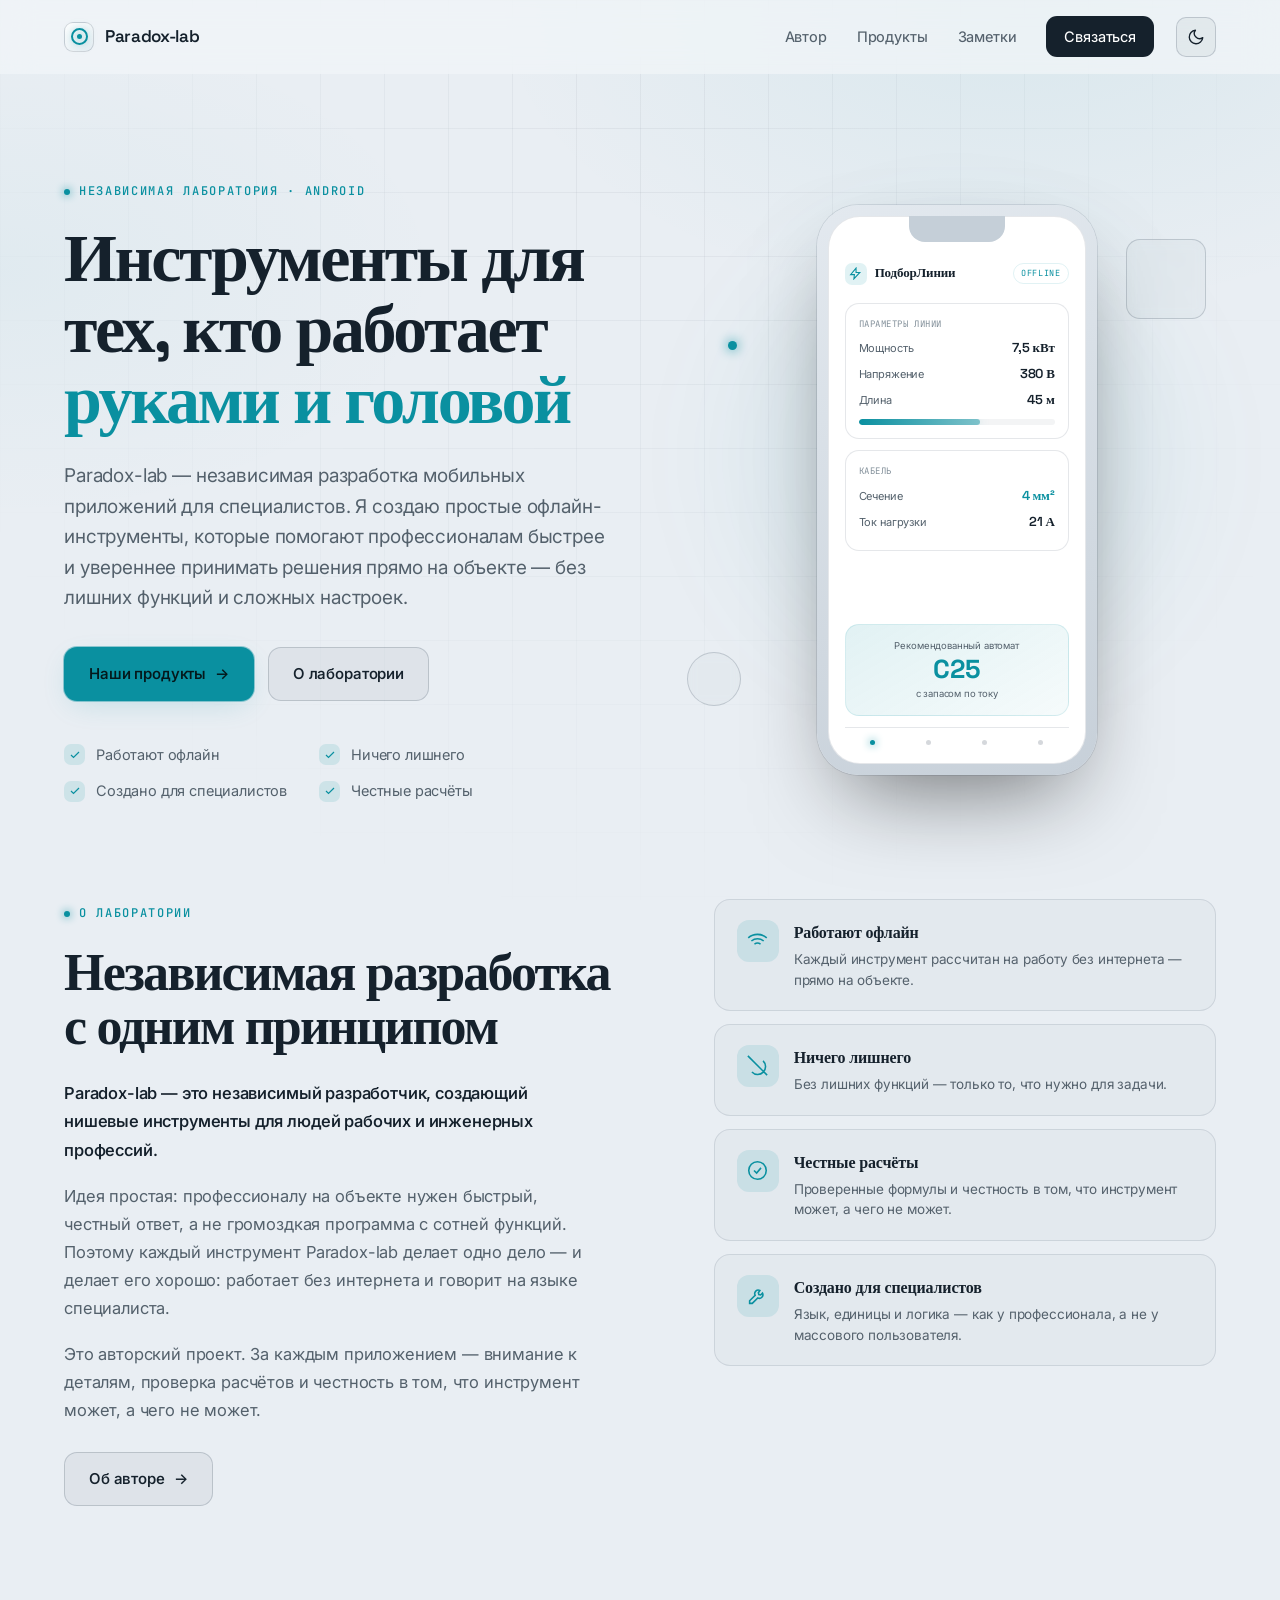
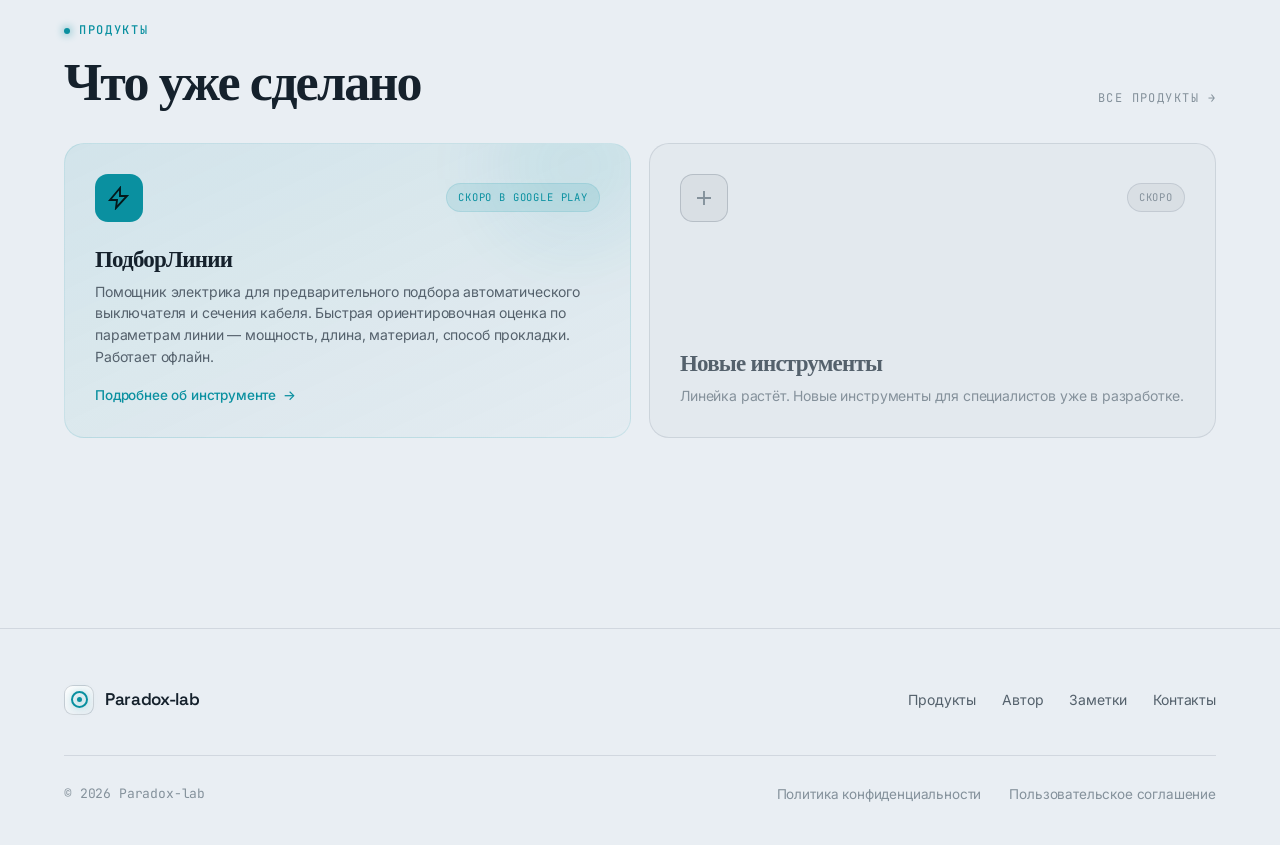
<file: index.html>
<!DOCTYPE html>
<html lang="ru">
<head>
<meta charset="UTF-8">
<meta name="viewport" content="width=device-width, initial-scale=1.0">
<meta name="theme-color" content="#111315">
<title>Paradox-lab — Инструменты для тех, кто работает руками и головой</title>
<link rel="icon" href="favicon.svg" type="image/svg+xml">
<link rel="stylesheet" href="styles.css">
<script>(function(){try{var t=localStorage.getItem('pl-theme');if(!t)t=matchMedia('(prefers-color-scheme: light)').matches?'light':'dark';document.documentElement.setAttribute('data-theme',t);}catch(e){}})();</script>
<style>
/* hero */
.hero{padding:clamp(56px,8vw,104px) 0 clamp(64px,8vw,96px)}
.hero-grid{display:grid;grid-template-columns:1.05fr .95fr;gap:60px;align-items:center}
.hero h1{font-size:clamp(38px,5.6vw,68px);font-weight:600;margin-bottom:26px;max-width:14ch}
.hero-sub{font-size:clamp(16.5px,1.9vw,19px);color:var(--muted);max-width:46ch;margin-bottom:34px;line-height:1.6}
.hero-btns{display:flex;gap:14px;flex-wrap:wrap;margin-bottom:42px}
.hero-feats{display:grid;grid-template-columns:1fr 1fr;gap:13px 30px;max-width:480px}
.feat{display:flex;align-items:center;gap:11px;font-size:14.5px;color:var(--muted)}
.feat .ck{width:21px;height:21px;border-radius:7px;background:var(--accent-dim);display:grid;place-items:center;flex-shrink:0}
.feat .ck svg{width:12px;height:12px;stroke:var(--accent);stroke-width:2.4;fill:none}
.phone-stage{position:relative;display:grid;place-items:center;min-height:560px}
.phone-stage .halo{position:absolute;width:115%;height:115%;background:radial-gradient(circle at 50% 45%,var(--accent-glow),transparent 62%);filter:blur(40px);opacity:.55;animation:pulse 6s ease-in-out infinite}
@keyframes pulse{0%,100%{opacity:.4;transform:scale(1)}50%{opacity:.65;transform:scale(1.05)}}
.deco{position:absolute;border:1px solid var(--line-2);border-radius:14px;backdrop-filter:blur(6px);background:var(--surface-1)}
.deco.d1{width:80px;height:80px;top:6%;right:2%;animation:float 7s ease-in-out infinite}
.deco.d2{width:54px;height:54px;bottom:12%;left:-2%;border-radius:50%;animation:float 9s ease-in-out infinite reverse}
.deco.dot{width:9px;height:9px;background:var(--accent);border-radius:50%;border:0;box-shadow:0 0 12px var(--accent);top:24%;left:6%;animation:float 5s ease-in-out infinite}
@keyframes float{0%,100%{transform:translateY(0)}50%{transform:translateY(-16px)}}

/* about the lab */
.about{padding:0 0 clamp(64px,9vw,110px);scroll-margin-top:90px}
.about-grid{display:grid;grid-template-columns:1.08fr .92fr;gap:60px;align-items:start}
.about-body .sec-title{margin-bottom:26px}
.about-body p{color:var(--muted);font-size:16.5px;line-height:1.7;margin-bottom:18px;max-width:54ch}
.about-body p strong{color:var(--text);font-weight:550}
.about-aside{display:flex;flex-direction:column;gap:13px}
.principle{display:flex;gap:15px;align-items:flex-start;padding:20px 22px;border:1px solid var(--line);border-radius:var(--radius-s);background:var(--surface-1);transition:transform .3s var(--ease),border-color .3s,background .3s}
.principle:hover{transform:translateX(5px);border-color:var(--accent-dim);background:rgba(var(--accent-rgb),.03)}
.principle .pic{width:42px;height:42px;border-radius:12px;background:var(--accent-dim);display:grid;place-items:center;flex-shrink:0}
.principle .pic svg{width:21px;height:21px;stroke:var(--accent);fill:none;stroke-width:1.8}
.principle h4{font-family:'Space Grotesk';font-size:16px;font-weight:600;margin-bottom:4px;letter-spacing:-.01em}
.principle p{color:var(--muted);font-size:13.5px;line-height:1.5}

/* home products */
.home-prod{padding:0 0 clamp(64px,9vw,110px);scroll-margin-top:90px}
.hp-head{display:flex;align-items:flex-end;justify-content:space-between;gap:20px;margin-bottom:34px;flex-wrap:wrap}
.hp-head .lead{font-family:'JetBrains Mono';font-size:12px;letter-spacing:.12em;text-transform:uppercase;color:var(--muted-2);text-decoration:none;transition:color .2s}
.hp-head .lead:hover{color:var(--accent)}
.hp-grid{display:grid;grid-template-columns:1fr 1fr;gap:18px}
.hp-card{position:relative;border:1px solid var(--line);border-radius:var(--radius);padding:30px;text-decoration:none;color:inherit;overflow:hidden;display:flex;flex-direction:column;min-height:236px;transition:transform .3s var(--ease),border-color .3s,background .3s}
.hp-card.live{background:linear-gradient(155deg,rgba(var(--accent-rgb),.1),rgba(var(--accent-rgb),.02));border-color:var(--accent-dim)}
.hp-card.live::before{content:"";position:absolute;top:-40%;right:-15%;width:280px;height:280px;background:radial-gradient(circle,var(--accent-glow),transparent 65%);filter:blur(20px);opacity:.5}
.hp-card.live:hover{transform:translateY(-5px);border-color:rgba(var(--accent-rgb),.4)}
.hp-card.soon{background:var(--surface-1)}
.hp-card.soon:hover{transform:translateY(-5px);border-color:var(--line-2)}
.hp-card .ptop{display:flex;align-items:center;justify-content:space-between;position:relative;z-index:1;margin-bottom:auto}
.hp-card .picon{width:48px;height:48px;border-radius:13px;display:grid;place-items:center}
.hp-card.live .picon{background:var(--accent)}
.hp-card.live .picon svg{stroke:var(--on-accent)}
.hp-card.soon .picon{background:var(--surface-2);border:1px solid var(--line-2)}
.hp-card.soon .picon svg{stroke:var(--muted-2)}
.hp-card .picon svg{width:24px;height:24px;fill:none;stroke-width:1.9}
.hp-status{font-family:'JetBrains Mono';font-size:10.5px;letter-spacing:.08em;text-transform:uppercase;padding:5px 11px;border-radius:20px;white-space:nowrap}
.hp-status.s-live{color:var(--accent);background:var(--accent-dim);border:1px solid var(--accent-dim)}
.hp-status.s-wait{color:var(--muted-2);background:var(--surface-2);border:1px solid var(--line)}
.hp-card h3{font-size:23px;margin:26px 0 9px;font-weight:600;position:relative;z-index:1}
.hp-card.soon h3{color:var(--muted)}
.hp-card p{color:var(--muted);font-size:14px;line-height:1.55;position:relative;z-index:1}
.hp-card.soon p{color:var(--muted-2)}
.hp-card .go{position:relative;z-index:1;color:var(--accent);font-size:13.5px;font-weight:500;display:flex;align-items:center;gap:7px;margin-top:18px}
.hp-card .go .arr{transition:transform .25s}
.hp-card.live:hover .go .arr{transform:translateX(4px)}

@media(max-width:960px){
  .hero-grid{grid-template-columns:1fr;gap:48px}
  .phone-stage{min-height:auto;order:-1}
  .about-grid{grid-template-columns:1fr;gap:40px}
}
@media(max-width:680px){
  .hero-feats{grid-template-columns:1fr}
  .hero-btns .btn{flex:1;justify-content:center}
  .hp-grid{grid-template-columns:1fr}
}
</style>
</head>
<body>
<div class="bg-field"></div>
<div class="bg-grid"></div>

<nav id="nav">
  <div class="nav-in">
    <a href="index.html" class="brand"><span class="glyph"></span>Paradox-lab</a>
    <div class="nav-links" id="navLinks">
      <a href="author.html">Автор</a>
      <a href="products.html">Продукты</a>
      <a href="notes.html">Заметки</a>
      <a href="contact.html" class="nav-cta">Связаться</a>
    </div>
    <button class="theme-toggle" id="themeToggle" aria-label="Сменить тему" title="Сменить тему"><svg class="ic-sun" viewBox="0 0 24 24"><circle cx="12" cy="12" r="4"/><path d="M12 2v2M12 20v2M4.93 4.93l1.41 1.41M17.66 17.66l1.41 1.41M2 12h2M20 12h2M6.34 17.66l-1.41 1.41M19.07 4.93l-1.41 1.41"/></svg><svg class="ic-moon" viewBox="0 0 24 24"><path d="M21 12.79A9 9 0 1 1 11.21 3 7 7 0 0 0 21 12.79z"/></svg></button>
    <button class="nav-toggle" id="navToggle" aria-label="Меню">☰</button>
  </div>
</nav>

<main>
<!-- HERO -->
<section class="hero">
  <div class="wrap">
    <div class="hero-grid">
      <div class="hero-left reveal in">
        <span class="eyebrow">Независимая лаборатория · Android</span>
        <h1>Инструменты для тех, кто работает <span class="hl">руками и головой</span></h1>
        <p class="hero-sub">Paradox-lab — независимая разработка мобильных приложений для специалистов. Я создаю простые офлайн-инструменты, которые помогают профессионалам быстрее и увереннее принимать решения прямо на объекте — без лишних функций и сложных настроек.</p>
        <div class="hero-btns">
          <a href="#products" class="btn btn-primary">Наши продукты <span class="arr">→</span></a>
          <a href="#about" class="btn btn-ghost">О лаборатории</a>
        </div>
        <div class="hero-feats">
          <div class="feat"><span class="ck"><svg viewBox="0 0 24 24"><path d="M20 6 9 17l-5-5"/></svg></span>Работают офлайн</div>
          <div class="feat"><span class="ck"><svg viewBox="0 0 24 24"><path d="M20 6 9 17l-5-5"/></svg></span>Ничего лишнего</div>
          <div class="feat"><span class="ck"><svg viewBox="0 0 24 24"><path d="M20 6 9 17l-5-5"/></svg></span>Создано для специалистов</div>
          <div class="feat"><span class="ck"><svg viewBox="0 0 24 24"><path d="M20 6 9 17l-5-5"/></svg></span>Честные расчёты</div>
        </div>
      </div>
      <div class="phone-stage reveal in" data-d="2">
        <div class="halo"></div>
        <div class="deco d1"></div><div class="deco d2"></div><div class="deco dot"></div>
        <div class="phone">
          <div class="notch"></div>
          <div class="screen">
            <div class="app">
              <div class="app-top">
                <div class="app-logo"><span class="b"><svg viewBox="0 0 24 24"><path d="M13 2 3 14h7l-1 8 11-12h-7z"/></svg></span>ПодборЛинии</div>
                <span class="app-pill">OFFLINE</span>
              </div>
              <div class="app-card">
                <div class="lbl">Параметры линии</div>
                <div class="app-row"><span class="k">Мощность</span><span class="v">7,5 кВт</span></div>
                <div class="app-row"><span class="k">Напряжение</span><span class="v">380 В</span></div>
                <div class="app-row"><span class="k">Длина</span><span class="v">45 м</span></div>
                <div class="gbar"><i></i></div>
              </div>
              <div class="app-card">
                <div class="lbl">Кабель</div>
                <div class="app-row"><span class="k">Сечение</span><span class="v acc">4 мм²</span></div>
                <div class="app-row"><span class="k">Ток нагрузки</span><span class="v">21 А</span></div>
              </div>
              <div class="app-result">
                <div class="cap">Рекомендованный автомат</div>
                <div class="big">C25</div>
                <div class="cap">с запасом по току</div>
              </div>
              <div class="app-tabs"><span class="on"></span><span></span><span></span><span></span></div>
            </div>
          </div>
        </div>
      </div>
    </div>
  </div>
</section>

<!-- ABOUT THE LAB -->
<section class="about" id="about">
  <div class="wrap">
    <div class="about-grid">
      <div class="about-body reveal">
        <span class="eyebrow">О лаборатории</span>
        <h2 class="sec-title">Независимая разработка<br>с одним принципом</h2>
        <p><strong>Paradox-lab — это независимый разработчик, создающий нишевые инструменты для людей рабочих и инженерных профессий.</strong></p>
        <p>Идея простая: профессионалу на объекте нужен быстрый, честный ответ, а не громоздкая программа с сотней функций. Поэтому каждый инструмент Paradox-lab делает одно дело — и делает его хорошо: работает без интернета и говорит на языке специалиста.</p>
        <p>Это авторский проект. За каждым приложением — внимание к деталям, проверка расчётов и честность в том, что инструмент может, а чего не может.</p>
        <a href="author.html" class="btn btn-ghost" style="margin-top:10px">Об авторе <span class="arr">→</span></a>
      </div>
      <div class="about-aside reveal" data-d="1">
        <div class="principle">
          <span class="pic"><svg viewBox="0 0 24 24"><path d="M5 12.55a11 11 0 0 1 14.08 0M1.42 9a16 16 0 0 1 21.16 0M8.53 16.11a6 6 0 0 1 6.95 0M12 20h.01"/></svg></span>
          <div><h4>Работают офлайн</h4><p>Каждый инструмент рассчитан на работу без интернета — прямо на объекте.</p></div>
        </div>
        <div class="principle">
          <span class="pic"><svg viewBox="0 0 24 24"><path d="M18.36 6.64A9 9 0 1 1 5.64 19.36M1 1l22 22"/></svg></span>
          <div><h4>Ничего лишнего</h4><p>Без лишних функций — только то, что нужно для задачи.</p></div>
        </div>
        <div class="principle">
          <span class="pic"><svg viewBox="0 0 24 24"><circle cx="12" cy="12" r="10"/><path d="M8 12l3 3 5-6"/></svg></span>
          <div><h4>Честные расчёты</h4><p>Проверенные формулы и честность в том, что инструмент может, а чего не может.</p></div>
        </div>
        <div class="principle">
          <span class="pic"><svg viewBox="0 0 24 24"><path d="M14.7 6.3a4 4 0 0 0-5.4 5.4l-6.3 6.3v3h3l6.3-6.3a4 4 0 0 0 5.4-5.4l-2.1 2.1-2.1-.5-.5-2.1z"/></svg></span>
          <div><h4>Создано для специалистов</h4><p>Язык, единицы и логика — как у профессионала, а не у массового пользователя.</p></div>
        </div>
      </div>
    </div>
  </div>
</section>

<!-- PRODUCTS -->
<section class="home-prod" id="products">
  <div class="wrap">
    <div class="hp-head reveal">
      <div>
        <span class="eyebrow" style="margin-bottom:14px">Продукты</span>
        <h2 class="sec-title" style="margin-bottom:0">Что уже сделано</h2>
      </div>
      <a href="products.html" class="lead">все продукты →</a>
    </div>
    <div class="hp-grid">
      <a href="products.html" class="hp-card live reveal" data-d="1">
        <div class="ptop">
          <span class="picon"><svg viewBox="0 0 24 24"><path d="M13 2 3 14h7l-1 8 11-12h-7z"/></svg></span>
          <span class="hp-status s-live">Скоро в Google Play</span>
        </div>
        <h3>ПодборЛинии</h3>
        <p>Помощник электрика для предварительного подбора автоматического выключателя и сечения кабеля. Быстрая ориентировочная оценка по параметрам линии — мощность, длина, материал, способ прокладки. Работает офлайн.</p>
        <span class="go">Подробнее об инструменте <span class="arr">→</span></span>
      </a>
      <div class="hp-card soon reveal" data-d="2">
        <div class="ptop">
          <span class="picon"><svg viewBox="0 0 24 24"><path d="M12 5v14M5 12h14"/></svg></span>
          <span class="hp-status s-wait">Скоро</span>
        </div>
        <h3>Новые инструменты</h3>
        <p>Линейка растёт. Новые инструменты для специалистов уже в разработке.</p>
      </div>
    </div>
  </div>
</section>
</main>

<footer>
  <div class="wrap">
    <div class="foot-grid">
      <a href="index.html" class="brand"><span class="glyph"></span>Paradox-lab</a>
      <div class="foot-nav">
        <a href="products.html">Продукты</a>
        <a href="author.html">Автор</a>
        <a href="notes.html">Заметки</a>
        <a href="contact.html">Контакты</a>
      </div>
    </div>
    <div class="foot-bottom">
      <span class="copyright">© 2026 Paradox-lab</span>
      <div class="foot-links">
        <a href="privacy.html">Политика конфиденциальности</a>
        <a href="terms.html">Пользовательское соглашение</a>
      </div>
    </div>
  </div>
</footer>
<script src="app.js"></script>
</body>
</html>
</file>
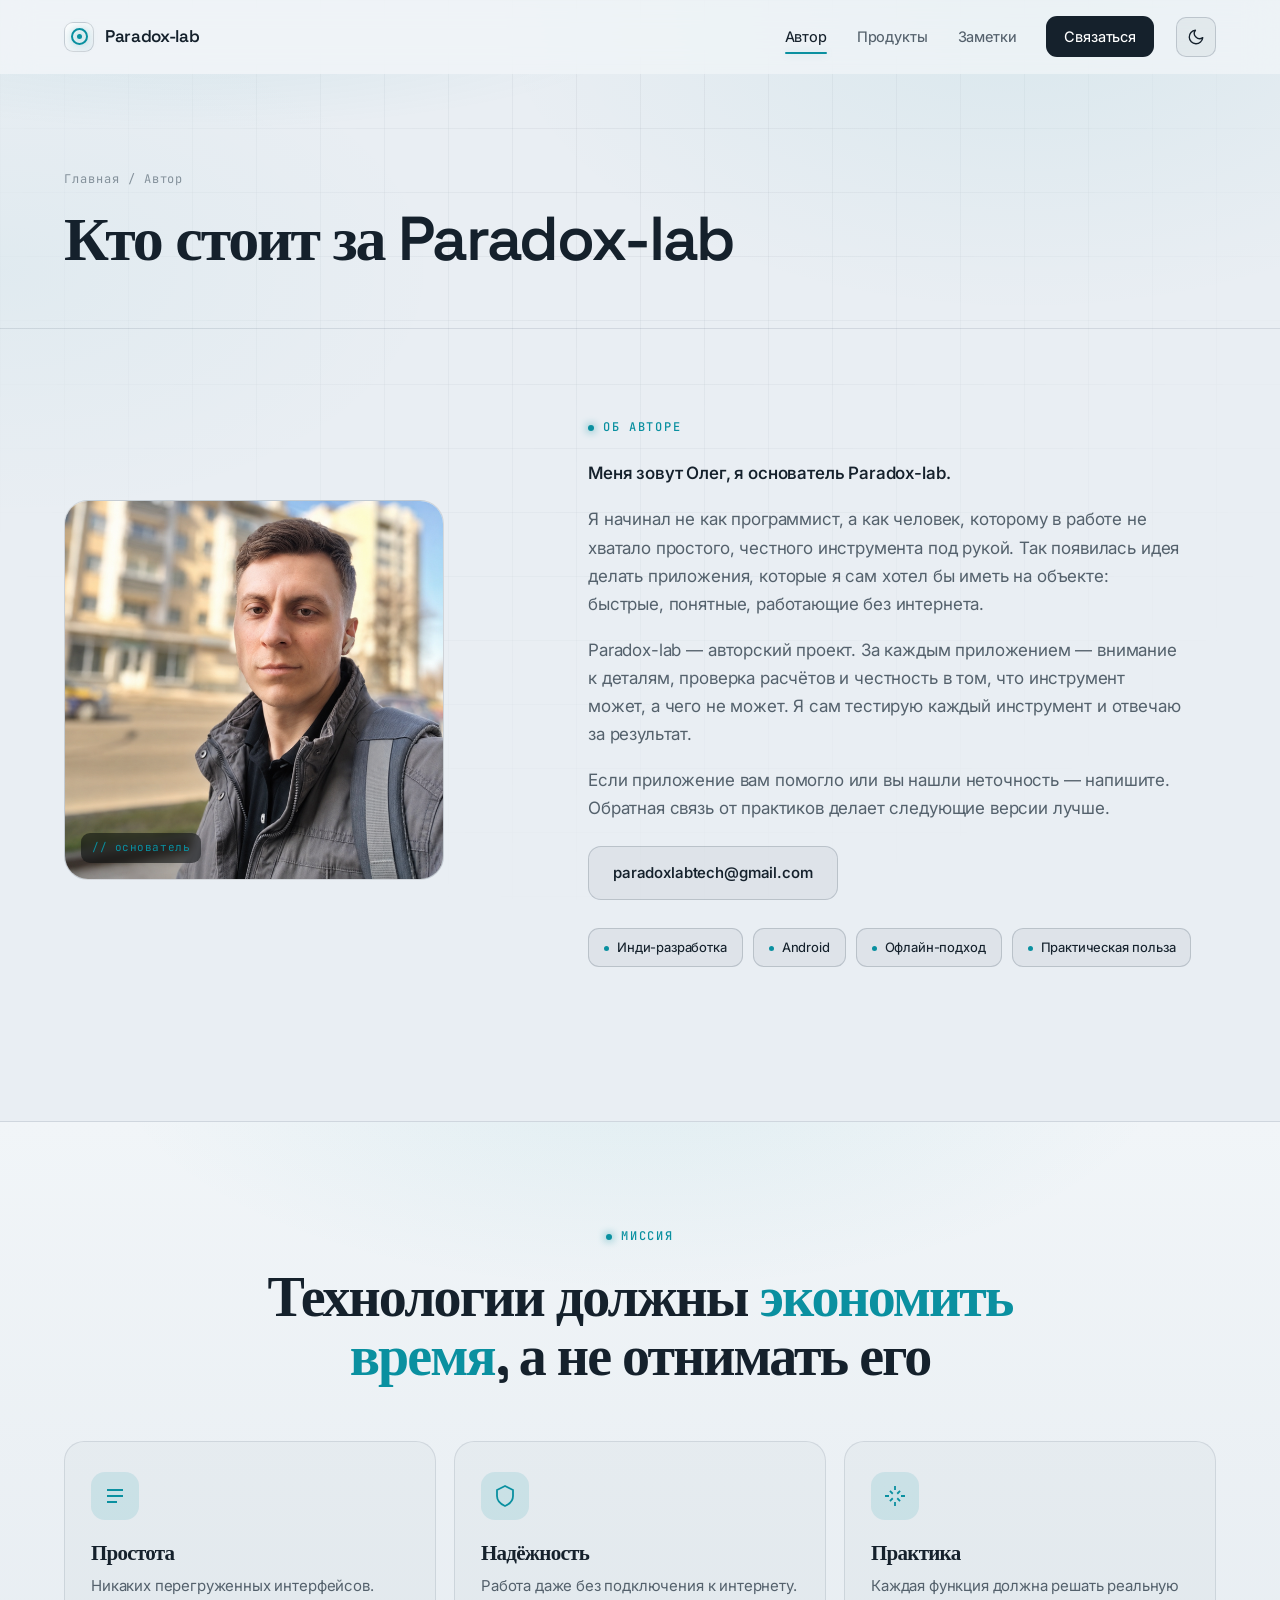
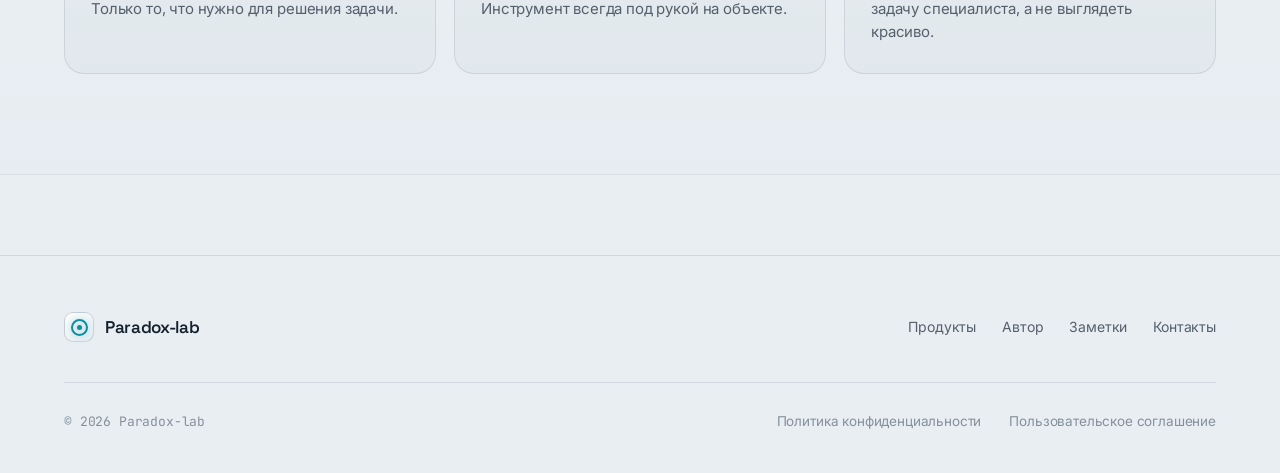
<file: author.html>
<!DOCTYPE html>
<html lang="ru">
<head>
<meta charset="UTF-8">
<meta name="viewport" content="width=device-width, initial-scale=1.0">
<meta name="theme-color" content="#111315">
<title>Автор — Paradox-lab</title>
<link rel="icon" href="favicon.svg" type="image/svg+xml">
<link rel="stylesheet" href="styles.css">
<script>(function(){try{var t=localStorage.getItem('pl-theme');if(!t)t=matchMedia('(prefers-color-scheme: light)').matches?'light':'dark';document.documentElement.setAttribute('data-theme',t);}catch(e){}})();</script>
<style>
.author{padding:clamp(48px,7vw,84px) 0}
.author-grid{display:grid;grid-template-columns:.85fr 1.15fr;gap:60px;align-items:center}
.author-photo{position:relative;aspect-ratio:1;width:100%;max-width:380px;border-radius:var(--radius-l);background:linear-gradient(160deg,var(--photo-1),var(--photo-2));border:1px solid var(--line-2);overflow:hidden;display:grid;place-items:center}
.author-photo::before{content:"";position:absolute;inset:0;background:radial-gradient(circle at 30% 20%,rgba(var(--accent-rgb),.12),transparent 60%)}
.author-photo .av{width:62%;height:62%;border-radius:50%;background:linear-gradient(160deg,var(--av-1),var(--av-2));border:1px solid var(--line-2);display:grid;place-items:center;position:relative;z-index:1}
.author-photo .av svg{width:46%;height:46%;stroke:var(--muted-2);fill:none;stroke-width:1.4}
.author-photo .ring{position:absolute;width:80%;height:80%;border:1px solid var(--accent-dim);border-radius:50%;z-index:0}
.author-photo .photo-img{position:absolute;inset:0;width:100%;height:100%;object-fit:cover;z-index:1}
.author-photo .frame-tag{position:absolute;bottom:16px;left:16px;font-family:'JetBrains Mono';font-size:11px;color:var(--accent);z-index:2;letter-spacing:.05em;background:rgba(8,12,14,.55);padding:6px 11px;border-radius:9px;backdrop-filter:blur(4px);-webkit-backdrop-filter:blur(4px)}
.author-body p{color:var(--muted);font-size:17px;line-height:1.65;margin-bottom:18px;max-width:54ch}
.author-body p strong{color:var(--text);font-weight:550}

.mission{padding:clamp(60px,8vw,100px) 0;margin-top:clamp(40px,6vw,70px);background:linear-gradient(180deg,var(--panel-2),var(--panel-1));border-top:1px solid var(--line);border-bottom:1px solid var(--line);position:relative;overflow:hidden}
.mission::before{content:"";position:absolute;inset:0;background:radial-gradient(70% 60% at 50% -10%,rgba(var(--accent-rgb),.08),transparent 60%);pointer-events:none}
.mission-head{max-width:880px;margin:0 auto 56px;text-align:center}
.mission-head h2{font-size:clamp(30px,4.8vw,56px);font-weight:600}
.mission-cards{display:grid;grid-template-columns:repeat(3,1fr);gap:18px}
.mcard{background:var(--surface-1);border:1px solid var(--line);border-radius:var(--radius);padding:30px 26px;transition:border-color .3s,transform .3s,background .3s}
.mcard:hover{border-color:var(--accent-dim);transform:translateY(-4px);background:rgba(var(--accent-rgb),.03)}
.mcard .ic{width:48px;height:48px;border-radius:14px;background:var(--accent-dim);display:grid;place-items:center;margin-bottom:22px}
.mcard .ic svg{width:24px;height:24px;stroke:var(--accent);fill:none;stroke-width:1.8}
.mcard h3{font-size:21px;margin-bottom:10px;font-weight:600}
.mcard p{color:var(--muted);font-size:15px;line-height:1.55}

@media(max-width:960px){
  .author-grid{grid-template-columns:1fr;gap:48px}
  .author-photo{margin:0 auto}
  .mission-cards{grid-template-columns:1fr}
}
</style>
</head>
<body>
<div class="bg-field"></div>
<div class="bg-grid"></div>

<nav id="nav">
  <div class="nav-in">
    <a href="index.html" class="brand"><span class="glyph"></span>Paradox-lab</a>
    <div class="nav-links" id="navLinks">
      <a href="author.html" class="active">Автор</a>
      <a href="products.html">Продукты</a>
      <a href="notes.html">Заметки</a>
      <a href="contact.html" class="nav-cta">Связаться</a>
    </div>
    <button class="theme-toggle" id="themeToggle" aria-label="Сменить тему" title="Сменить тему"><svg class="ic-sun" viewBox="0 0 24 24"><circle cx="12" cy="12" r="4"/><path d="M12 2v2M12 20v2M4.93 4.93l1.41 1.41M17.66 17.66l1.41 1.41M2 12h2M20 12h2M6.34 17.66l-1.41 1.41M19.07 4.93l-1.41 1.41"/></svg><svg class="ic-moon" viewBox="0 0 24 24"><path d="M21 12.79A9 9 0 1 1 11.21 3 7 7 0 0 0 21 12.79z"/></svg></button>
    <button class="nav-toggle" id="navToggle" aria-label="Меню">☰</button>
  </div>
</nav>

<main>
<header class="page-head">
  <div class="wrap reveal in">
    <div class="crumb"><a href="index.html">Главная</a> / Автор</div>
    <h1>Кто стоит за Paradox-lab</h1>
  </div>
</header>

<section class="author">
  <div class="wrap">
    <div class="author-grid">
      <div class="author-photo reveal">
        <img src="founder.png" alt="Олег — основатель Paradox-lab" class="photo-img" onerror="this.style.display='none'">
        <span class="frame-tag">// основатель</span>
      </div>
      <div class="author-body reveal" data-d="1">
        <span class="eyebrow">Об авторе</span>
        <p><strong>Меня зовут Олег, я основатель Paradox-lab.</strong></p>
        <p>Я начинал не как программист, а как человек, которому в работе не хватало простого, честного инструмента под рукой. Так появилась идея делать приложения, которые я сам хотел бы иметь на объекте: быстрые, понятные, работающие без интернета.</p>
        <p>Paradox-lab — авторский проект. За каждым приложением — внимание к деталям, проверка расчётов и честность в том, что инструмент может, а чего не может. Я сам тестирую каждый инструмент и отвечаю за результат.</p>
        <p>Если приложение вам помогло или вы нашли неточность — напишите. Обратная связь от практиков делает следующие версии лучше.</p>
        <a href="mailto:paradoxlabtech@gmail.com" class="btn btn-ghost" style="margin-top:6px">paradoxlabtech@gmail.com</a>
        <div class="tags">
          <span class="tag">Инди-разработка</span>
          <span class="tag">Android</span>
          <span class="tag">Офлайн-подход</span>
          <span class="tag">Практическая польза</span>
        </div>
      </div>
    </div>
  </div>
</section>

<section class="mission">
  <div class="wrap">
    <div class="mission-head reveal">
      <span class="eyebrow" style="justify-content:center">Миссия</span>
      <h2>Технологии должны <span class="hl">экономить время</span>, а не отнимать его</h2>
    </div>
    <div class="mission-cards">
      <div class="mcard reveal" data-d="1">
        <span class="ic"><svg viewBox="0 0 24 24"><path d="M4 12h16M4 6h16M4 18h10"/></svg></span>
        <h3>Простота</h3>
        <p>Никаких перегруженных интерфейсов. Только то, что нужно для решения задачи.</p>
      </div>
      <div class="mcard reveal" data-d="2">
        <span class="ic"><svg viewBox="0 0 24 24"><path d="M12 2 4 6v6c0 5 3.5 8 8 10 4.5-2 8-5 8-10V6z"/></svg></span>
        <h3>Надёжность</h3>
        <p>Работа даже без подключения к интернету. Инструмент всегда под рукой на объекте.</p>
      </div>
      <div class="mcard reveal" data-d="3">
        <span class="ic"><svg viewBox="0 0 24 24"><path d="M12 2v4m0 12v4m10-10h-4M6 12H2m15.07-5.07-2.83 2.83M9.76 14.24l-2.83 2.83m10.14 0-2.83-2.83M9.76 9.76 6.93 6.93"/></svg></span>
        <h3>Практика</h3>
        <p>Каждая функция должна решать реальную задачу специалиста, а не выглядеть красиво.</p>
      </div>
    </div>
  </div>
</section>
</main>

<footer>
  <div class="wrap">
    <div class="foot-grid">
      <a href="index.html" class="brand"><span class="glyph"></span>Paradox-lab</a>
      <div class="foot-nav">
        <a href="products.html">Продукты</a><a href="author.html">Автор</a><a href="notes.html">Заметки</a><a href="contact.html">Контакты</a>
      </div>
    </div>
    <div class="foot-bottom">
      <span class="copyright">© 2026 Paradox-lab</span>
      <div class="foot-links"><a href="privacy.html">Политика конфиденциальности</a><a href="terms.html">Пользовательское соглашение</a></div>
    </div>
  </div>
</footer>
<script src="app.js"></script>
</body>
</html>
</file>
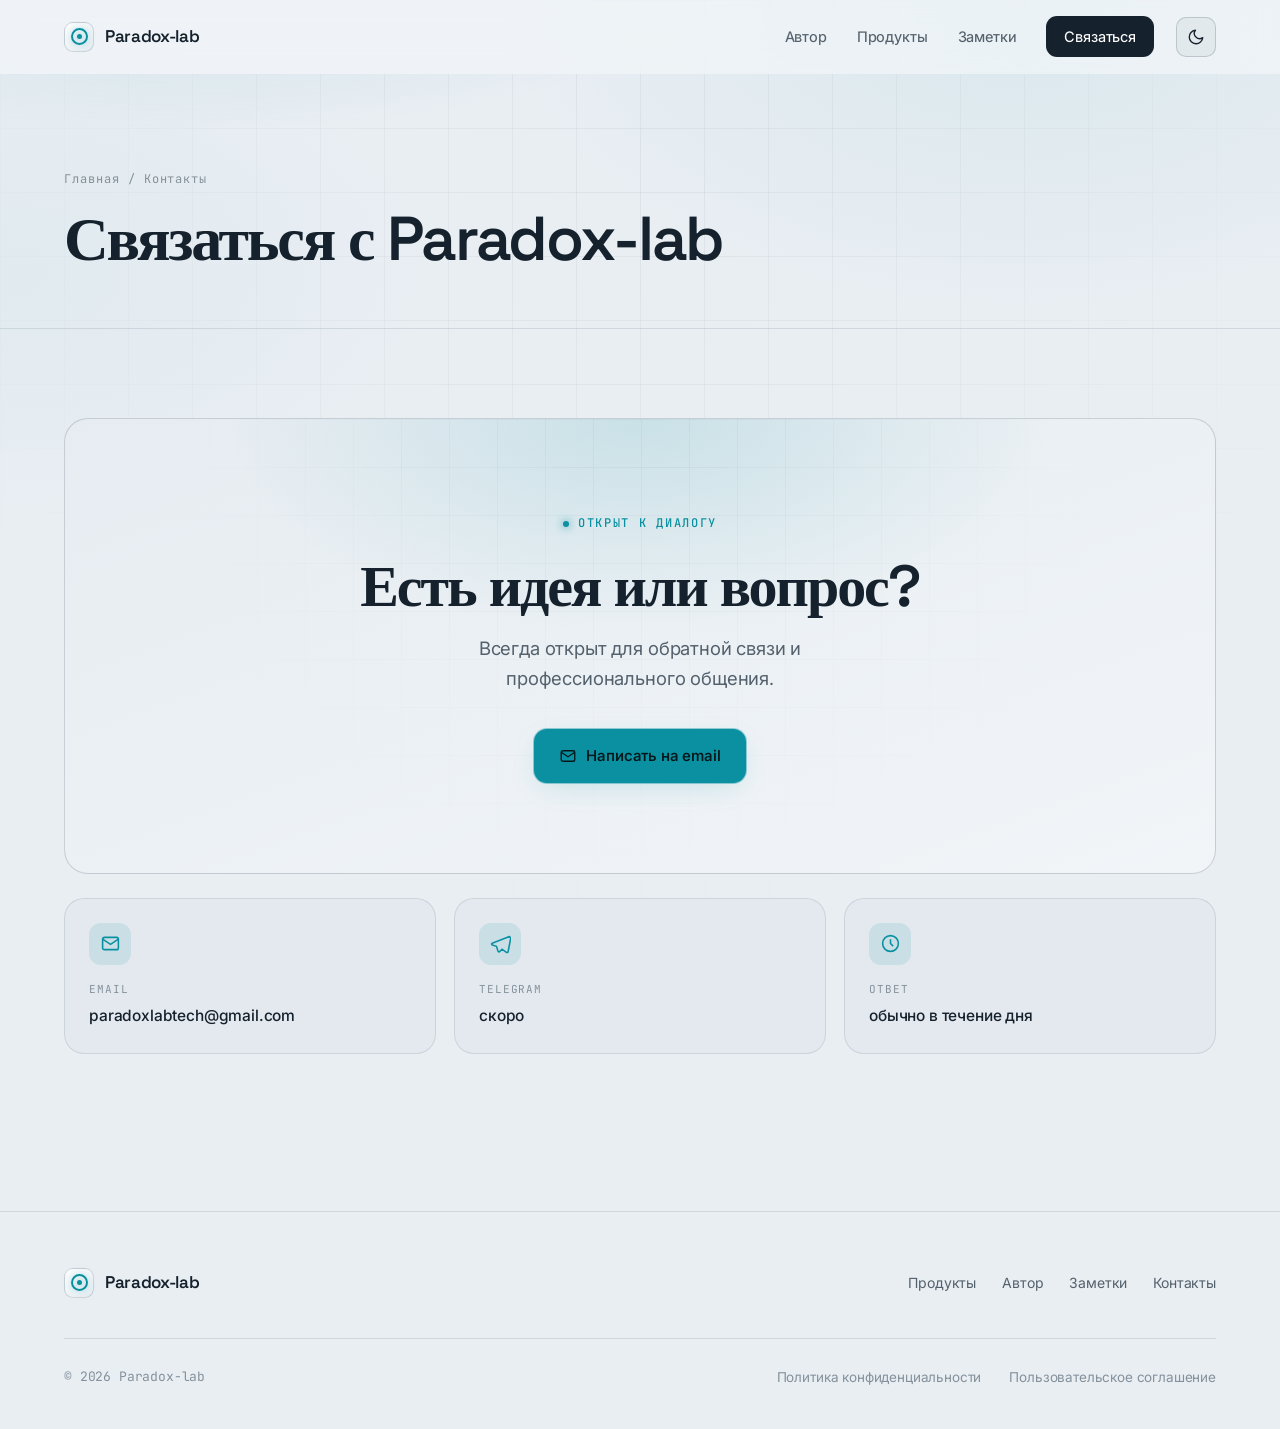
<file: contact.html>
<!DOCTYPE html>
<html lang="ru">
<head>
<meta charset="UTF-8">
<meta name="viewport" content="width=device-width, initial-scale=1.0">
<meta name="theme-color" content="#111315">
<title>Контакты — Paradox-lab</title>
<link rel="icon" href="favicon.svg" type="image/svg+xml">
<link rel="stylesheet" href="styles.css">
<script>(function(){try{var t=localStorage.getItem('pl-theme');if(!t)t=matchMedia('(prefers-color-scheme: light)').matches?'light':'dark';document.documentElement.setAttribute('data-theme',t);}catch(e){}})();</script>
<style>
.contact-wrap{padding:clamp(48px,7vw,90px) 0 clamp(40px,6vw,80px)}
.cta-box{position:relative;border-radius:var(--radius-l);overflow:hidden;padding:clamp(48px,7vw,90px) clamp(28px,5vw,72px);text-align:center;background:linear-gradient(160deg,var(--panel-1),var(--panel-2));border:1px solid var(--line-2)}
.cta-box::before{content:"";position:absolute;inset:0;background:radial-gradient(60% 80% at 50% 0%,rgba(var(--accent-rgb),.14),transparent 60%);pointer-events:none}
.cta-box .grid-o{position:absolute;inset:0;opacity:.4;pointer-events:none;background-image:linear-gradient(var(--line) 1px,transparent 1px),linear-gradient(90deg,var(--line) 1px,transparent 1px);background-size:48px 48px;-webkit-mask-image:radial-gradient(circle at 50% 0%,#000,transparent 70%);mask-image:radial-gradient(circle at 50% 0%,#000,transparent 70%)}
.cta-box .eyebrow{justify-content:center;position:relative}
.cta-box h2{font-size:clamp(32px,5vw,58px);font-weight:600;margin-bottom:18px;position:relative}
.cta-box p{color:var(--muted);font-size:clamp(16px,2vw,18.5px);max-width:42ch;margin:0 auto 36px;position:relative}
.cta-btns{display:flex;gap:14px;justify-content:center;flex-wrap:wrap;position:relative}

.contact-meta{display:grid;grid-template-columns:repeat(3,1fr);gap:18px;margin-top:24px}
.cmeta{border:1px solid var(--line);border-radius:var(--radius);padding:24px;background:var(--surface-1);transition:border-color .3s,transform .3s}
.cmeta:hover{border-color:var(--accent-dim);transform:translateY(-3px)}
.cmeta .ic{width:42px;height:42px;border-radius:12px;background:var(--accent-dim);display:grid;place-items:center;margin-bottom:16px}
.cmeta .ic svg{width:21px;height:21px;stroke:var(--accent);fill:none;stroke-width:1.8}
.cmeta .lbl{font-family:'JetBrains Mono';font-size:11px;letter-spacing:.08em;text-transform:uppercase;color:var(--muted-2);margin-bottom:6px}
.cmeta .val{font-size:15.5px;font-weight:500;color:var(--text)}
@media(max-width:680px){.contact-meta{grid-template-columns:1fr}.cta-btns .btn{flex:1;justify-content:center}}
</style>
</head>
<body>
<div class="bg-field"></div>
<div class="bg-grid"></div>

<nav id="nav">
  <div class="nav-in">
    <a href="index.html" class="brand"><span class="glyph"></span>Paradox-lab</a>
    <div class="nav-links" id="navLinks">
      <a href="author.html">Автор</a>
      <a href="products.html">Продукты</a>
      <a href="notes.html">Заметки</a>
      <a href="contact.html" class="nav-cta active">Связаться</a>
    </div>
    <button class="theme-toggle" id="themeToggle" aria-label="Сменить тему" title="Сменить тему"><svg class="ic-sun" viewBox="0 0 24 24"><circle cx="12" cy="12" r="4"/><path d="M12 2v2M12 20v2M4.93 4.93l1.41 1.41M17.66 17.66l1.41 1.41M2 12h2M20 12h2M6.34 17.66l-1.41 1.41M19.07 4.93l-1.41 1.41"/></svg><svg class="ic-moon" viewBox="0 0 24 24"><path d="M21 12.79A9 9 0 1 1 11.21 3 7 7 0 0 0 21 12.79z"/></svg></button>
    <button class="nav-toggle" id="navToggle" aria-label="Меню">☰</button>
  </div>
</nav>

<main>
<header class="page-head">
  <div class="wrap reveal in">
    <div class="crumb"><a href="index.html">Главная</a> / Контакты</div>
    <h1>Связаться с Paradox-lab</h1>
  </div>
</header>

<section class="contact-wrap">
  <div class="wrap">
    <div class="cta-box reveal">
      <div class="grid-o"></div>
      <span class="eyebrow">Открыт к диалогу</span>
      <h2>Есть идея или вопрос?</h2>
      <p>Всегда открыт для обратной связи и профессионального общения.</p>
      <div class="cta-btns">
        <a href="mailto:paradoxlabtech@gmail.com" class="btn btn-primary">
          <svg width="18" height="18" viewBox="0 0 24 24" fill="none" stroke="currentColor" stroke-width="1.8"><rect x="3" y="5" width="18" height="14" rx="2"/><path d="m3 7 9 6 9-6"/></svg>
          Написать на email
        </a>
      </div>
    </div>

    <div class="contact-meta">
      <div class="cmeta reveal" data-d="1">
        <span class="ic"><svg viewBox="0 0 24 24"><rect x="3" y="5" width="18" height="14" rx="2"/><path d="m3 7 9 6 9-6"/></svg></span>
        <div class="lbl">Email</div>
        <div class="val">paradoxlabtech@gmail.com</div>
      </div>
      <div class="cmeta reveal" data-d="2">
        <span class="ic"><svg viewBox="0 0 24 24"><path d="M21.5 4.3 2.5 11.6c-1 .4-1 1.8.1 2.1l4.8 1.5 1.8 5.6c.3.9 1.4 1 2 .3l2.6-2.6 4.9 3.6c.8.6 1.9.1 2-.8l3-15.4c.2-1-.8-1.8-2.2-1.2z"/></svg></span>
        <div class="lbl">Telegram</div>
        <div class="val">скоро</div>
      </div>
      <div class="cmeta reveal" data-d="3">
        <span class="ic"><svg viewBox="0 0 24 24"><circle cx="12" cy="12" r="9"/><path d="M12 7v5l3 3"/></svg></span>
        <div class="lbl">Ответ</div>
        <div class="val">обычно в течение дня</div>
      </div>
    </div>
  </div>
</section>
</main>

<footer>
  <div class="wrap">
    <div class="foot-grid">
      <a href="index.html" class="brand"><span class="glyph"></span>Paradox-lab</a>
      <div class="foot-nav">
        <a href="products.html">Продукты</a><a href="author.html">Автор</a><a href="notes.html">Заметки</a><a href="contact.html">Контакты</a>
      </div>
    </div>
    <div class="foot-bottom">
      <span class="copyright">© 2026 Paradox-lab</span>
      <div class="foot-links"><a href="privacy.html">Политика конфиденциальности</a><a href="terms.html">Пользовательское соглашение</a></div>
    </div>
  </div>
</footer>
<script src="app.js"></script>
</body>
</html>
</file>
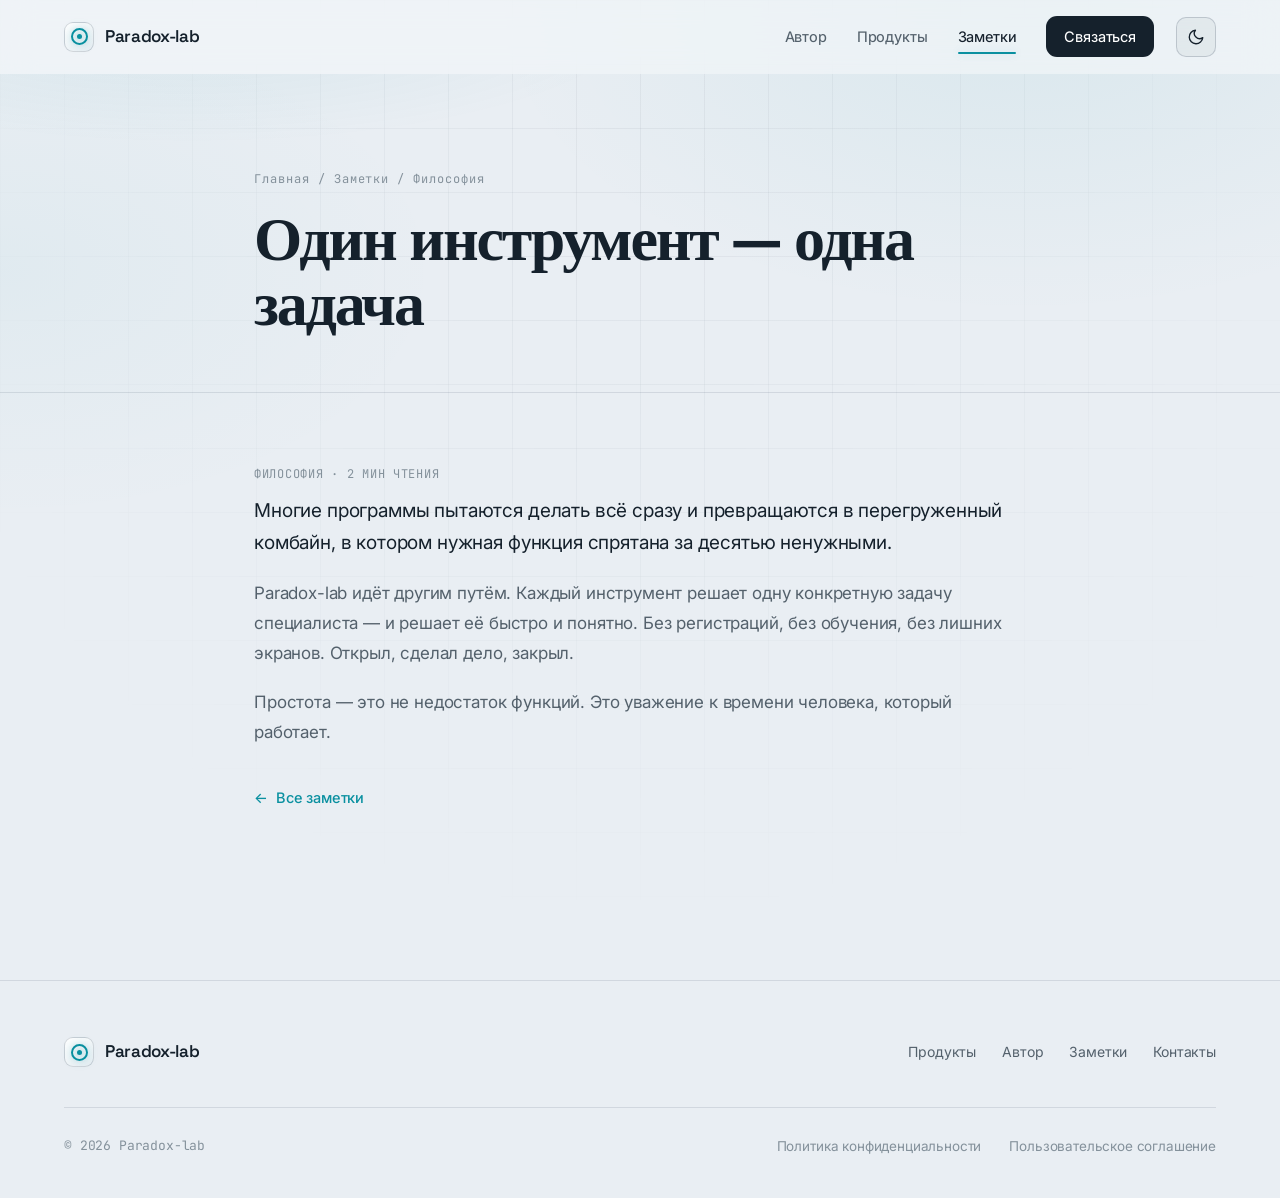
<file: note-focus.html>
<!DOCTYPE html>
<html lang="ru">
<head>
<meta charset="UTF-8">
<meta name="viewport" content="width=device-width, initial-scale=1.0">
<meta name="theme-color" content="#111315">
<title>Один инструмент — одна задача — Paradox-lab</title>
<link rel="icon" href="favicon.svg" type="image/svg+xml">
<link rel="stylesheet" href="styles.css">
<script>(function(){try{var t=localStorage.getItem('pl-theme');if(!t)t=matchMedia('(prefers-color-scheme: light)').matches?'light':'dark';document.documentElement.setAttribute('data-theme',t);}catch(e){}})();</script>
</head>
<body>
<div class="bg-field"></div>
<div class="bg-grid"></div>

<nav id="nav">
  <div class="nav-in">
    <a href="index.html" class="brand"><span class="glyph"></span>Paradox-lab</a>
    <div class="nav-links" id="navLinks">
      <a href="author.html">Автор</a>
      <a href="products.html">Продукты</a>
      <a href="notes.html" class="active">Заметки</a>
      <a href="contact.html" class="nav-cta">Связаться</a>
    </div>
    <button class="theme-toggle" id="themeToggle" aria-label="Сменить тему" title="Сменить тему"><svg class="ic-sun" viewBox="0 0 24 24"><circle cx="12" cy="12" r="4"/><path d="M12 2v2M12 20v2M4.93 4.93l1.41 1.41M17.66 17.66l1.41 1.41M2 12h2M20 12h2M6.34 17.66l-1.41 1.41M19.07 4.93l-1.41 1.41"/></svg><svg class="ic-moon" viewBox="0 0 24 24"><path d="M21 12.79A9 9 0 1 1 11.21 3 7 7 0 0 0 21 12.79z"/></svg></button>
    <button class="nav-toggle" id="navToggle" aria-label="Меню">☰</button>
  </div>
</nav>

<main>
<header class="page-head">
  <div class="wrap narrow reveal in">
    <div class="crumb"><a href="index.html">Главная</a> / <a href="notes.html">Заметки</a> / Философия</div>
    <h1>Один инструмент — одна задача</h1>
  </div>
</header>

<section class="article">
  <div class="wrap narrow reveal">
    <div class="meta">ФИЛОСОФИЯ · 2 МИН ЧТЕНИЯ</div>
    <p class="lead">Многие программы пытаются делать всё сразу и превращаются в перегруженный комбайн, в котором нужная функция спрятана за десятью ненужными.</p>
    <p>Paradox-lab идёт другим путём. Каждый инструмент решает одну конкретную задачу специалиста — и решает её быстро и понятно. Без регистраций, без обучения, без лишних экранов. Открыл, сделал дело, закрыл.</p>
    <p>Простота — это не недостаток функций. Это уважение к времени человека, который работает.</p>
    <a href="notes.html" class="back"><span class="arr">←</span> Все заметки</a>
  </div>
</section>
</main>

<footer>
  <div class="wrap">
    <div class="foot-grid">
      <a href="index.html" class="brand"><span class="glyph"></span>Paradox-lab</a>
      <div class="foot-nav">
        <a href="products.html">Продукты</a><a href="author.html">Автор</a><a href="notes.html">Заметки</a><a href="contact.html">Контакты</a>
      </div>
    </div>
    <div class="foot-bottom">
      <span class="copyright">© 2026 Paradox-lab</span>
      <div class="foot-links"><a href="privacy.html">Политика конфиденциальности</a><a href="terms.html">Пользовательское соглашение</a></div>
    </div>
  </div>
</footer>
<script src="app.js"></script>
</body>
</html>
</file>
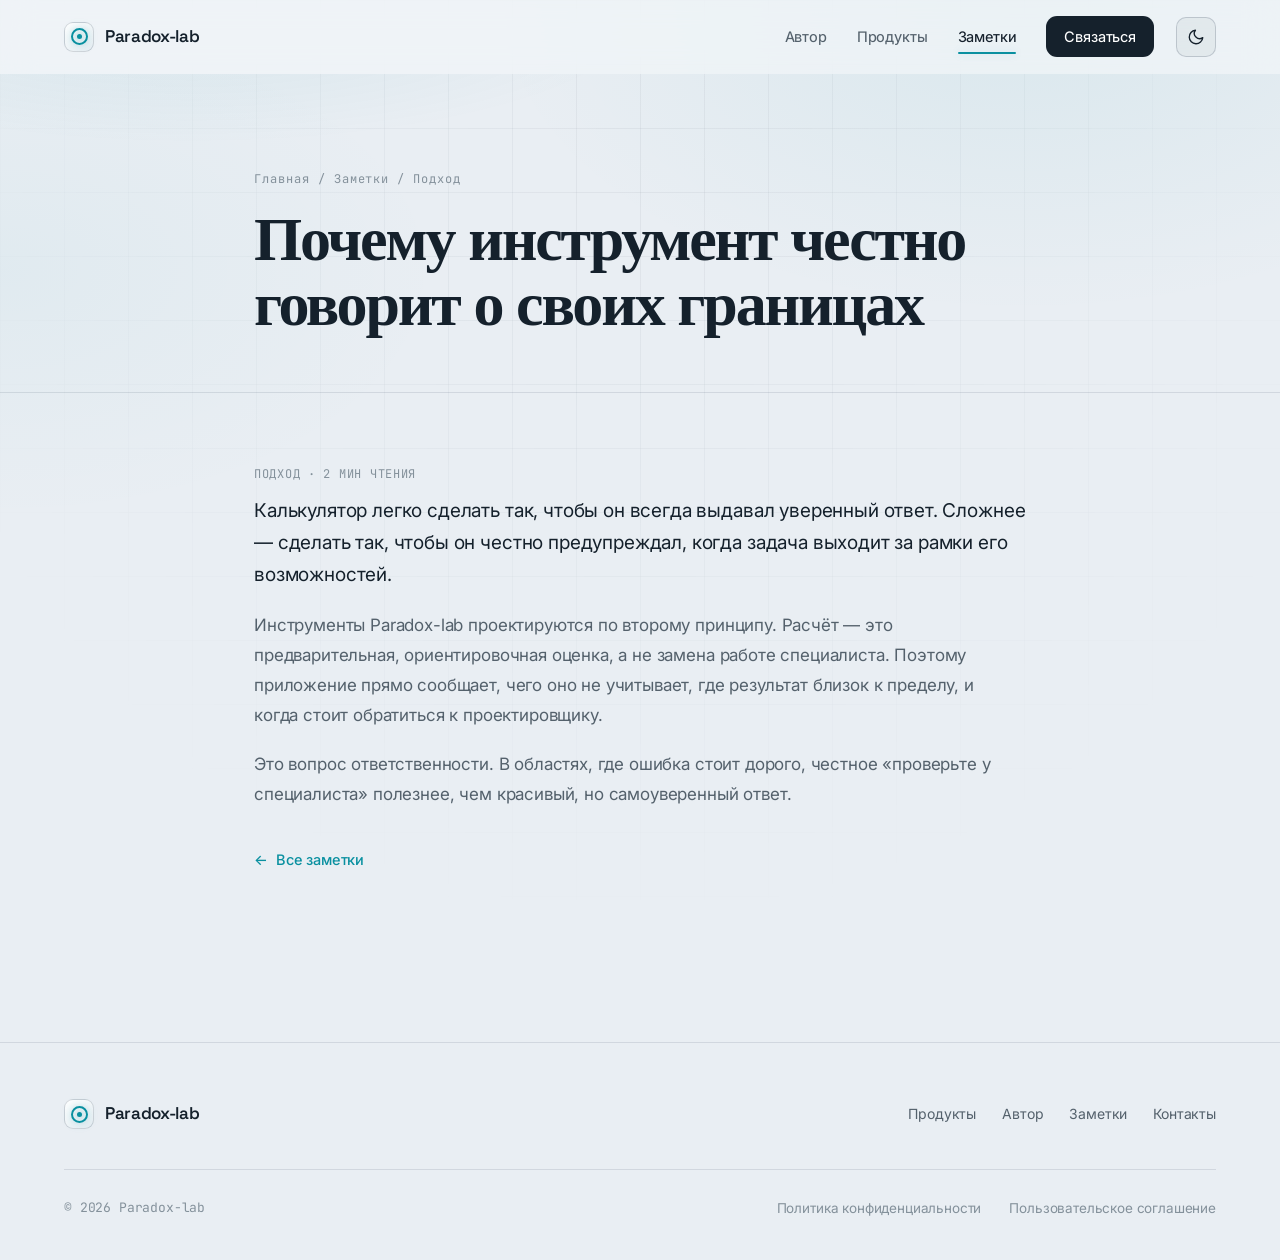
<file: note-honest.html>
<!DOCTYPE html>
<html lang="ru">
<head>
<meta charset="UTF-8">
<meta name="viewport" content="width=device-width, initial-scale=1.0">
<meta name="theme-color" content="#111315">
<title>Почему инструмент честно говорит о своих границах — Paradox-lab</title>
<link rel="icon" href="favicon.svg" type="image/svg+xml">
<link rel="stylesheet" href="styles.css">
<script>(function(){try{var t=localStorage.getItem('pl-theme');if(!t)t=matchMedia('(prefers-color-scheme: light)').matches?'light':'dark';document.documentElement.setAttribute('data-theme',t);}catch(e){}})();</script>
</head>
<body>
<div class="bg-field"></div>
<div class="bg-grid"></div>

<nav id="nav">
  <div class="nav-in">
    <a href="index.html" class="brand"><span class="glyph"></span>Paradox-lab</a>
    <div class="nav-links" id="navLinks">
      <a href="author.html">Автор</a>
      <a href="products.html">Продукты</a>
      <a href="notes.html" class="active">Заметки</a>
      <a href="contact.html" class="nav-cta">Связаться</a>
    </div>
    <button class="theme-toggle" id="themeToggle" aria-label="Сменить тему" title="Сменить тему"><svg class="ic-sun" viewBox="0 0 24 24"><circle cx="12" cy="12" r="4"/><path d="M12 2v2M12 20v2M4.93 4.93l1.41 1.41M17.66 17.66l1.41 1.41M2 12h2M20 12h2M6.34 17.66l-1.41 1.41M19.07 4.93l-1.41 1.41"/></svg><svg class="ic-moon" viewBox="0 0 24 24"><path d="M21 12.79A9 9 0 1 1 11.21 3 7 7 0 0 0 21 12.79z"/></svg></button>
    <button class="nav-toggle" id="navToggle" aria-label="Меню">☰</button>
  </div>
</nav>

<main>
<header class="page-head">
  <div class="wrap narrow reveal in">
    <div class="crumb"><a href="index.html">Главная</a> / <a href="notes.html">Заметки</a> / Подход</div>
    <h1>Почему инструмент честно говорит о своих границах</h1>
  </div>
</header>

<section class="article">
  <div class="wrap narrow reveal">
    <div class="meta">ПОДХОД · 2 МИН ЧТЕНИЯ</div>
    <p class="lead">Калькулятор легко сделать так, чтобы он всегда выдавал уверенный ответ. Сложнее — сделать так, чтобы он честно предупреждал, когда задача выходит за рамки его возможностей.</p>
    <p>Инструменты Paradox-lab проектируются по второму принципу. Расчёт — это предварительная, ориентировочная оценка, а не замена работе специалиста. Поэтому приложение прямо сообщает, чего оно не учитывает, где результат близок к пределу, и когда стоит обратиться к проектировщику.</p>
    <p>Это вопрос ответственности. В областях, где ошибка стоит дорого, честное «проверьте у специалиста» полезнее, чем красивый, но самоуверенный ответ.</p>
    <a href="notes.html" class="back"><span class="arr">←</span> Все заметки</a>
  </div>
</section>
</main>

<footer>
  <div class="wrap">
    <div class="foot-grid">
      <a href="index.html" class="brand"><span class="glyph"></span>Paradox-lab</a>
      <div class="foot-nav">
        <a href="products.html">Продукты</a><a href="author.html">Автор</a><a href="notes.html">Заметки</a><a href="contact.html">Контакты</a>
      </div>
    </div>
    <div class="foot-bottom">
      <span class="copyright">© 2026 Paradox-lab</span>
      <div class="foot-links"><a href="privacy.html">Политика конфиденциальности</a><a href="terms.html">Пользовательское соглашение</a></div>
    </div>
  </div>
</footer>
<script src="app.js"></script>
</body>
</html>
</file>
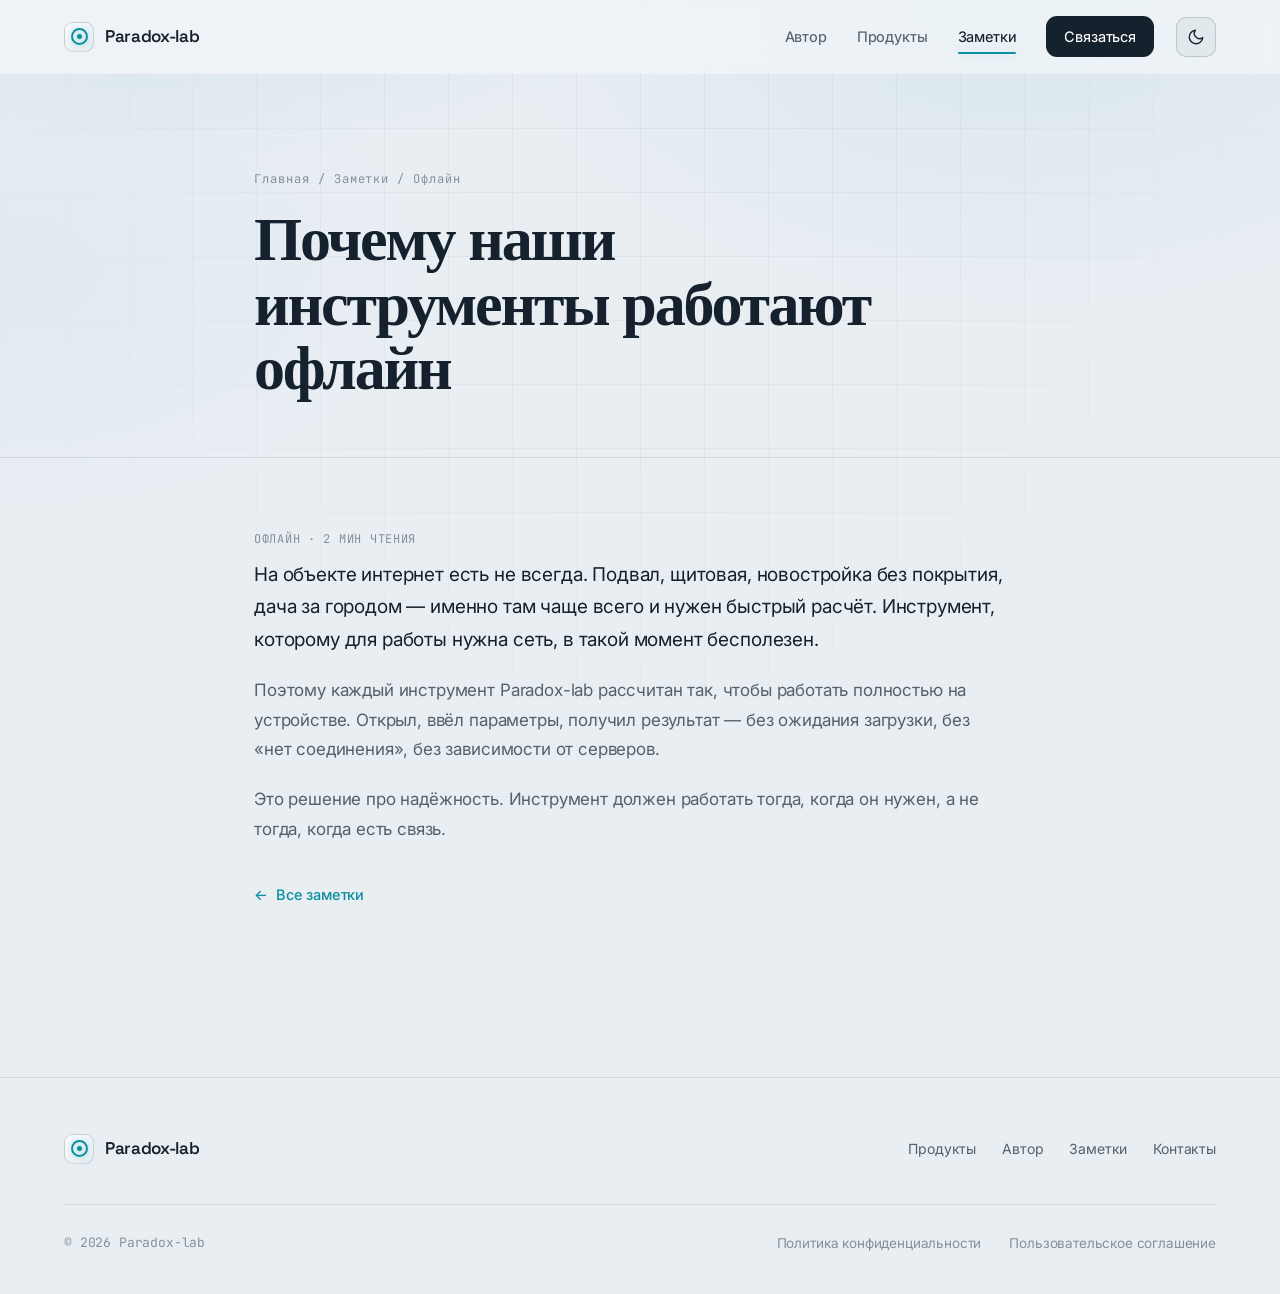
<file: note-offline.html>
<!DOCTYPE html>
<html lang="ru">
<head>
<meta charset="UTF-8">
<meta name="viewport" content="width=device-width, initial-scale=1.0">
<meta name="theme-color" content="#111315">
<title>Почему наши инструменты работают офлайн — Paradox-lab</title>
<link rel="icon" href="favicon.svg" type="image/svg+xml">
<link rel="stylesheet" href="styles.css">
<script>(function(){try{var t=localStorage.getItem('pl-theme');if(!t)t=matchMedia('(prefers-color-scheme: light)').matches?'light':'dark';document.documentElement.setAttribute('data-theme',t);}catch(e){}})();</script>
</head>
<body>
<div class="bg-field"></div>
<div class="bg-grid"></div>

<nav id="nav">
  <div class="nav-in">
    <a href="index.html" class="brand"><span class="glyph"></span>Paradox-lab</a>
    <div class="nav-links" id="navLinks">
      <a href="author.html">Автор</a>
      <a href="products.html">Продукты</a>
      <a href="notes.html" class="active">Заметки</a>
      <a href="contact.html" class="nav-cta">Связаться</a>
    </div>
    <button class="theme-toggle" id="themeToggle" aria-label="Сменить тему" title="Сменить тему"><svg class="ic-sun" viewBox="0 0 24 24"><circle cx="12" cy="12" r="4"/><path d="M12 2v2M12 20v2M4.93 4.93l1.41 1.41M17.66 17.66l1.41 1.41M2 12h2M20 12h2M6.34 17.66l-1.41 1.41M19.07 4.93l-1.41 1.41"/></svg><svg class="ic-moon" viewBox="0 0 24 24"><path d="M21 12.79A9 9 0 1 1 11.21 3 7 7 0 0 0 21 12.79z"/></svg></button>
    <button class="nav-toggle" id="navToggle" aria-label="Меню">☰</button>
  </div>
</nav>

<main>
<header class="page-head">
  <div class="wrap narrow reveal in">
    <div class="crumb"><a href="index.html">Главная</a> / <a href="notes.html">Заметки</a> / Офлайн</div>
    <h1>Почему наши инструменты работают офлайн</h1>
  </div>
</header>

<section class="article">
  <div class="wrap narrow reveal">
    <div class="meta">ОФЛАЙН · 2 МИН ЧТЕНИЯ</div>
    <p class="lead">На объекте интернет есть не всегда. Подвал, щитовая, новостройка без покрытия, дача за городом — именно там чаще всего и нужен быстрый расчёт. Инструмент, которому для работы нужна сеть, в такой момент бесполезен.</p>
    <p>Поэтому каждый инструмент Paradox-lab рассчитан так, чтобы работать полностью на устройстве. Открыл, ввёл параметры, получил результат — без ожидания загрузки, без «нет соединения», без зависимости от серверов.</p>
    <p>Это решение про надёжность. Инструмент должен работать тогда, когда он нужен, а не тогда, когда есть связь.</p>
    <a href="notes.html" class="back"><span class="arr">←</span> Все заметки</a>
  </div>
</section>
</main>

<footer>
  <div class="wrap">
    <div class="foot-grid">
      <a href="index.html" class="brand"><span class="glyph"></span>Paradox-lab</a>
      <div class="foot-nav">
        <a href="products.html">Продукты</a><a href="author.html">Автор</a><a href="notes.html">Заметки</a><a href="contact.html">Контакты</a>
      </div>
    </div>
    <div class="foot-bottom">
      <span class="copyright">© 2026 Paradox-lab</span>
      <div class="foot-links"><a href="privacy.html">Политика конфиденциальности</a><a href="terms.html">Пользовательское соглашение</a></div>
    </div>
  </div>
</footer>
<script src="app.js"></script>
</body>
</html>
</file>
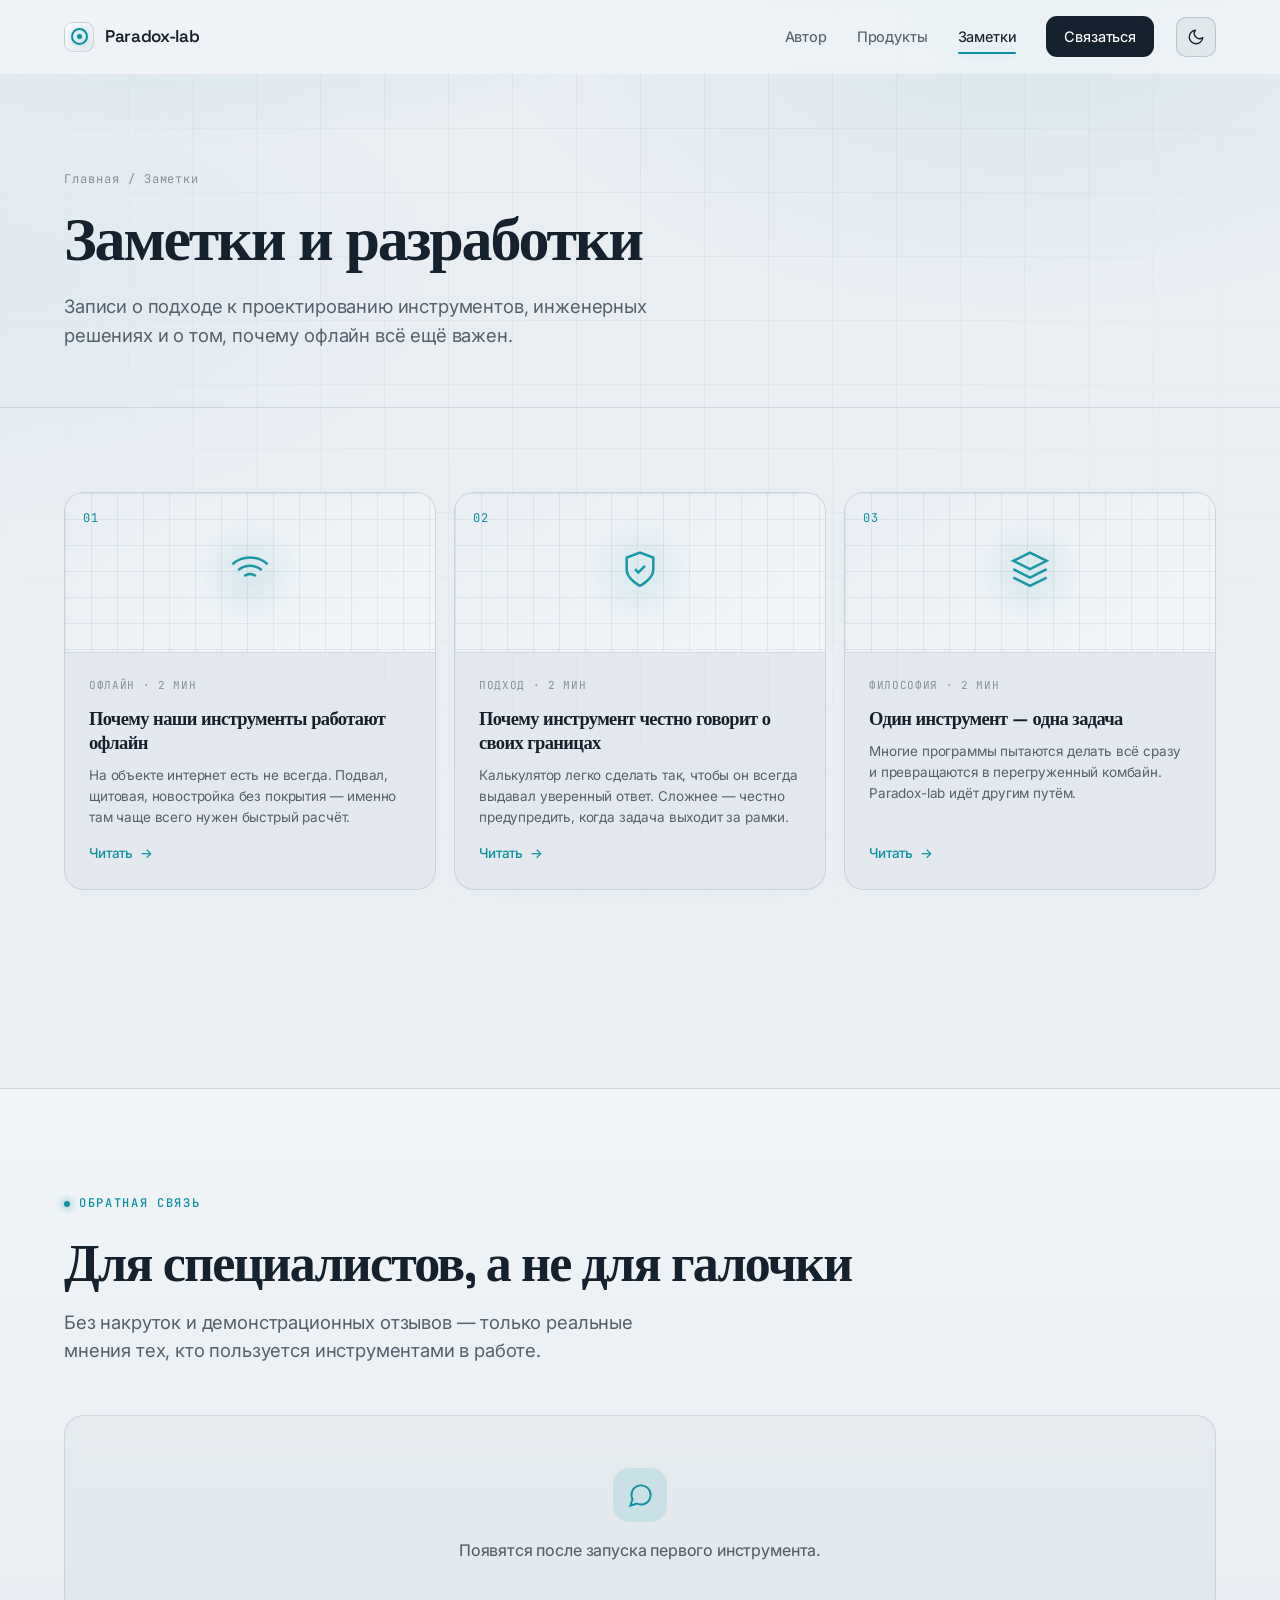
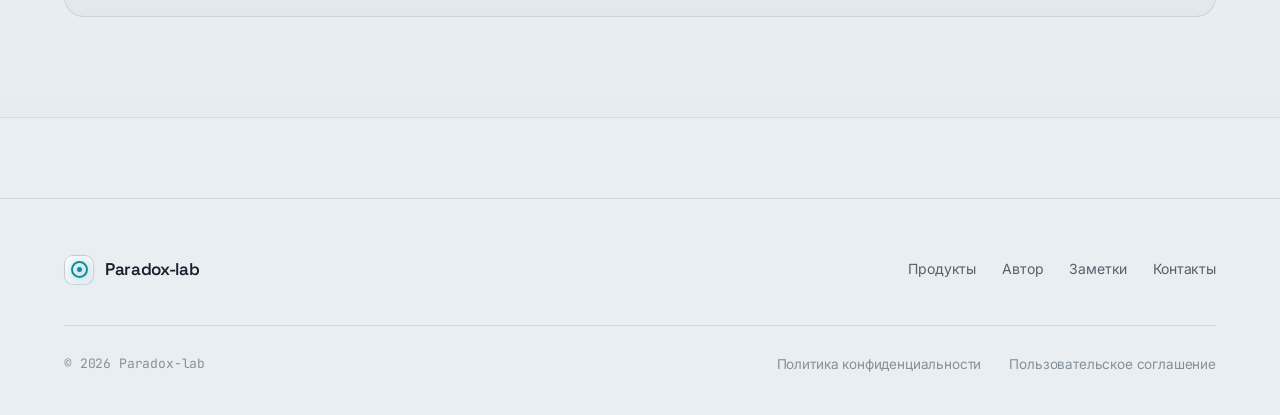
<file: notes.html>
<!DOCTYPE html>
<html lang="ru">
<head>
<meta charset="UTF-8">
<meta name="viewport" content="width=device-width, initial-scale=1.0">
<meta name="theme-color" content="#111315">
<title>Заметки и разработки — Paradox-lab</title>
<link rel="icon" href="favicon.svg" type="image/svg+xml">
<link rel="stylesheet" href="styles.css">
<script>(function(){try{var t=localStorage.getItem('pl-theme');if(!t)t=matchMedia('(prefers-color-scheme: light)').matches?'light':'dark';document.documentElement.setAttribute('data-theme',t);}catch(e){}})();</script>
<style>
.notes{padding:clamp(48px,7vw,84px) 0}
.notes-grid{display:grid;grid-template-columns:repeat(3,1fr);gap:18px;margin-bottom:44px}
.acard{background:var(--surface-1);border:1px solid var(--line);border-radius:var(--radius);overflow:hidden;text-decoration:none;color:inherit;transition:border-color .3s,transform .3s;display:flex;flex-direction:column}
.acard:hover{border-color:var(--line-2);transform:translateY(-4px)}
.acard .thumb{height:160px;position:relative;overflow:hidden;border-bottom:1px solid var(--line);background:linear-gradient(150deg,var(--thumb-1),var(--thumb-2))}
.acard .thumb::before{content:"";position:absolute;inset:0;opacity:.6;background-image:linear-gradient(var(--line) 1px,transparent 1px),linear-gradient(90deg,var(--line) 1px,transparent 1px);background-size:26px 26px}
.acard .thumb::after{content:"";position:absolute;width:110px;height:110px;border-radius:50%;top:50%;left:50%;transform:translate(-50%,-50%);background:radial-gradient(circle,var(--accent-glow),transparent 65%);filter:blur(8px);opacity:.5}
.acard .thumb .num{position:absolute;top:16px;left:18px;font-family:'JetBrains Mono';font-size:12px;color:var(--accent);z-index:1;letter-spacing:.08em}
.acard .ainner{padding:24px;display:flex;flex-direction:column;flex:1}
.acard .meta{font-family:'JetBrains Mono';font-size:11px;color:var(--muted-2);letter-spacing:.06em;margin-bottom:12px}
.acard h3{font-size:18.5px;line-height:1.3;margin-bottom:10px;font-weight:600}
.acard .excerpt{color:var(--muted);font-size:13.5px;line-height:1.55;margin-bottom:16px}
.acard .thumb .tic{position:absolute;top:50%;left:50%;transform:translate(-50%,-50%);z-index:1}
.acard .thumb .tic svg{width:40px;height:40px;stroke:var(--accent);fill:none;stroke-width:1.5;opacity:.92}
.acard .read{margin-top:auto;color:var(--accent);font-size:13.5px;font-weight:500;display:flex;align-items:center;gap:7px}
.acard:hover .read .arr{transform:translateX(3px)}
.acard .read .arr{transition:transform .25s}
.notes-foot{display:flex;justify-content:center}

.reviews{padding:clamp(60px,8vw,100px) 0;margin-top:clamp(40px,6vw,70px);background:linear-gradient(180deg,var(--panel-2),var(--panel-1));border-top:1px solid var(--line);border-bottom:1px solid var(--line)}
.rev-head{margin-bottom:50px}
.rev-grid{display:grid;grid-template-columns:repeat(3,1fr);gap:18px}
.rcard{background:var(--surface-1);border:1px solid var(--line);border-radius:var(--radius);padding:28px;display:flex;flex-direction:column;transition:border-color .3s,transform .3s}
.rcard:hover{border-color:var(--line-2);transform:translateY(-4px)}
.stars{display:flex;gap:3px;margin-bottom:18px}
.stars svg{width:15px;height:15px;fill:var(--accent)}
.rcard p{color:var(--text);font-size:15.5px;line-height:1.6;margin-bottom:24px;font-weight:450}
.rfoot{display:flex;align-items:center;gap:12px;margin-top:auto}
.rav{width:42px;height:42px;border-radius:12px;background:linear-gradient(150deg,var(--rav-1),var(--rav-2));border:1px solid var(--line-2);display:grid;place-items:center;font-family:'Space Grotesk';font-weight:600;color:var(--accent);font-size:15px;flex-shrink:0}
.rname{font-weight:550;font-size:14.5px}
.rrole{color:var(--muted-2);font-size:12.5px;font-family:'JetBrains Mono'}
.rev-grid.empty{grid-template-columns:1fr}
.rcard-empty{align-items:center;text-align:center;padding:52px 28px;gap:16px}
.rcard-empty:hover{transform:none;border-color:var(--line)}
.rcard-empty .re-ic{width:54px;height:54px;border-radius:16px;background:var(--accent-dim);display:grid;place-items:center}
.rcard-empty .re-ic svg{width:27px;height:27px;stroke:var(--accent);fill:none;stroke-width:1.7}
.rcard-empty p{color:var(--muted);font-size:16px;margin:0;font-weight:450}

@media(max-width:960px){.notes-grid,.rev-grid{grid-template-columns:1fr}}
</style>
</head>
<body>
<div class="bg-field"></div>
<div class="bg-grid"></div>

<nav id="nav">
  <div class="nav-in">
    <a href="index.html" class="brand"><span class="glyph"></span>Paradox-lab</a>
    <div class="nav-links" id="navLinks">
      <a href="author.html">Автор</a>
      <a href="products.html">Продукты</a>
      <a href="notes.html" class="active">Заметки</a>
      <a href="contact.html" class="nav-cta">Связаться</a>
    </div>
    <button class="theme-toggle" id="themeToggle" aria-label="Сменить тему" title="Сменить тему"><svg class="ic-sun" viewBox="0 0 24 24"><circle cx="12" cy="12" r="4"/><path d="M12 2v2M12 20v2M4.93 4.93l1.41 1.41M17.66 17.66l1.41 1.41M2 12h2M20 12h2M6.34 17.66l-1.41 1.41M19.07 4.93l-1.41 1.41"/></svg><svg class="ic-moon" viewBox="0 0 24 24"><path d="M21 12.79A9 9 0 1 1 11.21 3 7 7 0 0 0 21 12.79z"/></svg></button>
    <button class="nav-toggle" id="navToggle" aria-label="Меню">☰</button>
  </div>
</nav>

<main>
<header class="page-head">
  <div class="wrap reveal in">
    <div class="crumb"><a href="index.html">Главная</a> / Заметки</div>
    <h1>Заметки и разработки</h1>
    <p>Записи о подходе к проектированию инструментов, инженерных решениях и о том, почему офлайн всё ещё важен.</p>
  </div>
</header>

<section class="notes">
  <div class="wrap">
    <div class="notes-grid">
      <a href="note-offline.html" class="acard reveal" data-d="1">
        <div class="thumb"><span class="num">01</span><span class="tic"><svg viewBox="0 0 24 24" fill="none"><path d="M5 12.55a11 11 0 0 1 14.08 0M1.42 9a16 16 0 0 1 21.16 0M8.53 16.11a6 6 0 0 1 6.95 0M12 20h.01"/></svg></span></div>
        <div class="ainner">
          <div class="meta">ОФЛАЙН · 2 МИН</div>
          <h3>Почему наши инструменты работают офлайн</h3>
          <p class="excerpt">На объекте интернет есть не всегда. Подвал, щитовая, новостройка без покрытия — именно там чаще всего нужен быстрый расчёт.</p>
          <span class="read">Читать <span class="arr">→</span></span>
        </div>
      </a>
      <a href="note-honest.html" class="acard reveal" data-d="2">
        <div class="thumb"><span class="num">02</span><span class="tic"><svg viewBox="0 0 24 24" fill="none"><path d="M12 22s8-4 8-10V5l-8-3-8 3v7c0 6 8 10 8 10z"/><path d="M9 12l2 2 4-4"/></svg></span></div>
        <div class="ainner">
          <div class="meta">ПОДХОД · 2 МИН</div>
          <h3>Почему инструмент честно говорит о своих границах</h3>
          <p class="excerpt">Калькулятор легко сделать так, чтобы он всегда выдавал уверенный ответ. Сложнее — честно предупредить, когда задача выходит за рамки.</p>
          <span class="read">Читать <span class="arr">→</span></span>
        </div>
      </a>
      <a href="note-focus.html" class="acard reveal" data-d="3">
        <div class="thumb"><span class="num">03</span><span class="tic"><svg viewBox="0 0 24 24" fill="none"><path d="M12 2 2 7l10 5 10-5-10-5zM2 17l10 5 10-5M2 12l10 5 10-5"/></svg></span></div>
        <div class="ainner">
          <div class="meta">ФИЛОСОФИЯ · 2 МИН</div>
          <h3>Один инструмент — одна задача</h3>
          <p class="excerpt">Многие программы пытаются делать всё сразу и превращаются в перегруженный комбайн. Paradox-lab идёт другим путём.</p>
          <span class="read">Читать <span class="arr">→</span></span>
        </div>
      </a>
    </div>
  </div>
</section>

<section class="reviews">
  <div class="wrap">
    <div class="rev-head reveal">
      <span class="eyebrow">Обратная связь</span>
      <h2 class="sec-title">Для специалистов, а не для галочки</h2>
      <p class="sec-sub">Без накруток и демонстрационных отзывов — только реальные мнения тех, кто пользуется инструментами в работе.</p>
    </div>
    <div class="rev-grid empty">
      <div class="rcard rcard-empty reveal">
        <span class="re-ic"><svg viewBox="0 0 24 24"><path d="M21 11.5a8.38 8.38 0 0 1-.9 3.8 8.5 8.5 0 0 1-7.6 4.7 8.38 8.38 0 0 1-3.8-.9L3 21l1.9-5.7a8.38 8.38 0 0 1-.9-3.8 8.5 8.5 0 0 1 4.7-7.6 8.38 8.38 0 0 1 3.8-.9h.5a8.48 8.48 0 0 1 8 8v.5z"/></svg></span>
        <p>Появятся после запуска первого инструмента.</p>
      </div>
    </div>
  </div>
</section>
</main>

<footer>
  <div class="wrap">
    <div class="foot-grid">
      <a href="index.html" class="brand"><span class="glyph"></span>Paradox-lab</a>
      <div class="foot-nav">
        <a href="products.html">Продукты</a><a href="author.html">Автор</a><a href="notes.html">Заметки</a><a href="contact.html">Контакты</a>
      </div>
    </div>
    <div class="foot-bottom">
      <span class="copyright">© 2026 Paradox-lab</span>
      <div class="foot-links"><a href="privacy.html">Политика конфиденциальности</a><a href="terms.html">Пользовательское соглашение</a></div>
    </div>
  </div>
</footer>
<script src="app.js"></script>
</body>
</html>
</file>
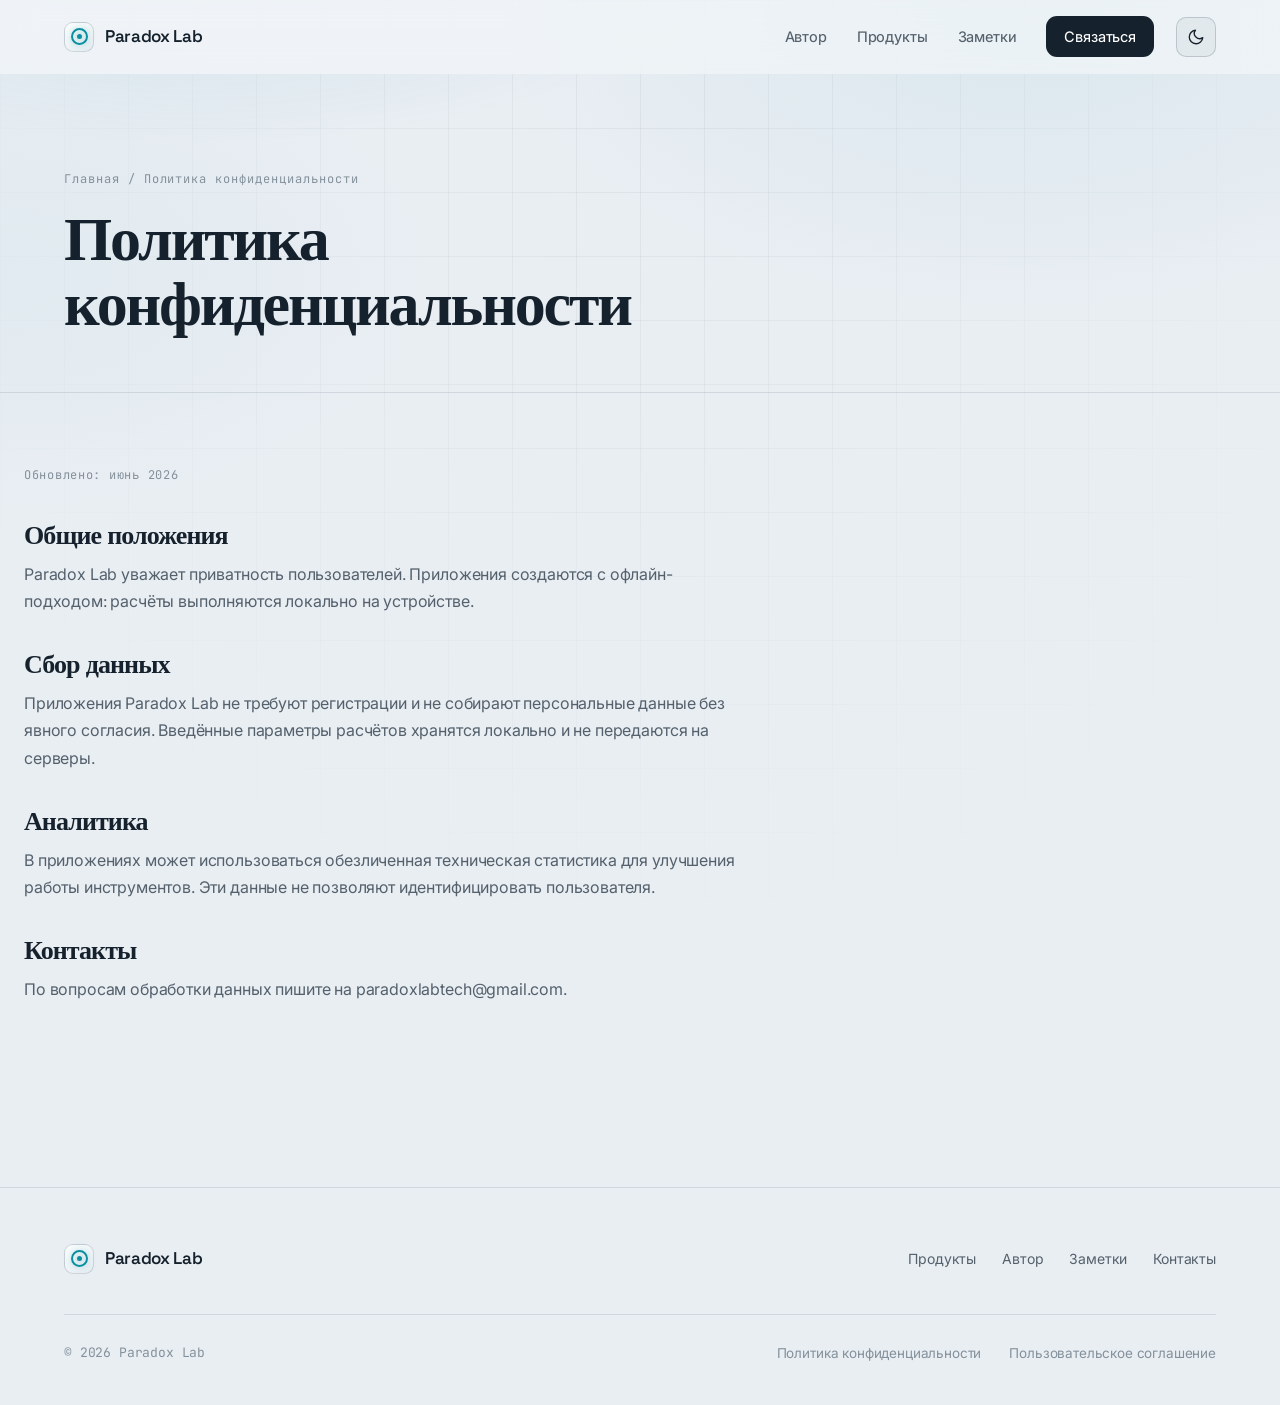
<file: privacy.html>
<!DOCTYPE html>
<html lang="ru">
<head>
<meta charset="UTF-8">
<meta name="viewport" content="width=device-width, initial-scale=1.0">
<meta name="theme-color" content="#111315">
<title>Политика конфиденциальности — Paradox Lab</title>
<link rel="icon" href="favicon.svg" type="image/svg+xml">
<link rel="stylesheet" href="styles.css">
<script>(function(){try{var t=localStorage.getItem('pl-theme');if(!t)t=matchMedia('(prefers-color-scheme: light)').matches?'light':'dark';document.documentElement.setAttribute('data-theme',t);}catch(e){}})();</script>
<style>
.legal{padding:clamp(40px,6vw,72px) 0 clamp(48px,7vw,90px);max-width:760px}
.legal h2{font-size:clamp(20px,2.6vw,26px);margin:36px 0 12px;font-weight:600}
.legal h2:first-child{margin-top:0}
.legal p{color:var(--muted);font-size:16px;line-height:1.7;margin-bottom:14px}
.legal .upd{font-family:'JetBrains Mono';font-size:12px;color:var(--muted-2);letter-spacing:.06em;margin-bottom:8px}
</style>
</head>
<body>
<div class="bg-field"></div>
<div class="bg-grid"></div>
<nav id="nav">
  <div class="nav-in">
    <a href="index.html" class="brand"><span class="glyph"></span>Paradox Lab</a>
    <div class="nav-links" id="navLinks">
      <a href="author.html">Автор</a>
      <a href="products.html">Продукты</a>
      <a href="notes.html">Заметки</a>
      <a href="contact.html" class="nav-cta">Связаться</a>
    </div>
    <button class="theme-toggle" id="themeToggle" aria-label="Сменить тему" title="Сменить тему"><svg class="ic-sun" viewBox="0 0 24 24"><circle cx="12" cy="12" r="4"/><path d="M12 2v2M12 20v2M4.93 4.93l1.41 1.41M17.66 17.66l1.41 1.41M2 12h2M20 12h2M6.34 17.66l-1.41 1.41M19.07 4.93l-1.41 1.41"/></svg><svg class="ic-moon" viewBox="0 0 24 24"><path d="M21 12.79A9 9 0 1 1 11.21 3 7 7 0 0 0 21 12.79z"/></svg></button>
    <button class="nav-toggle" id="navToggle" aria-label="Меню">☰</button>
  </div>
</nav>
<main>
<header class="page-head">
  <div class="wrap reveal in">
    <div class="crumb"><a href="index.html">Главная</a> / Политика конфиденциальности</div>
    <h1>Политика конфиденциальности</h1>
  </div>
</header>
<section class="legal">
  <div class="wrap reveal">
    <p class="upd">Обновлено: июнь 2026</p>
    <h2>Общие положения</h2>
    <p>Paradox Lab уважает приватность пользователей. Приложения создаются с офлайн-подходом: расчёты выполняются локально на устройстве.</p>
    <h2>Сбор данных</h2>
    <p>Приложения Paradox Lab не требуют регистрации и не собирают персональные данные без явного согласия. Введённые параметры расчётов хранятся локально и не передаются на серверы.</p>
    <h2>Аналитика</h2>
    <p>В приложениях может использоваться обезличенная техническая статистика для улучшения работы инструментов. Эти данные не позволяют идентифицировать пользователя.</p>
    <h2>Контакты</h2>
    <p>По вопросам обработки данных пишите на paradoxlabtech@gmail.com.</p>
  </div>
</section>
</main>
<footer>
  <div class="wrap">
    <div class="foot-grid">
      <a href="index.html" class="brand"><span class="glyph"></span>Paradox Lab</a>
      <div class="foot-nav">
        <a href="products.html">Продукты</a><a href="author.html">Автор</a><a href="notes.html">Заметки</a><a href="contact.html">Контакты</a>
      </div>
    </div>
    <div class="foot-bottom">
      <span class="copyright">© 2026 Paradox Lab</span>
      <div class="foot-links"><a href="privacy.html">Политика конфиденциальности</a><a href="terms.html">Пользовательское соглашение</a></div>
    </div>
  </div>
</footer>
<script src="app.js"></script>
</body>
</html>
</file>
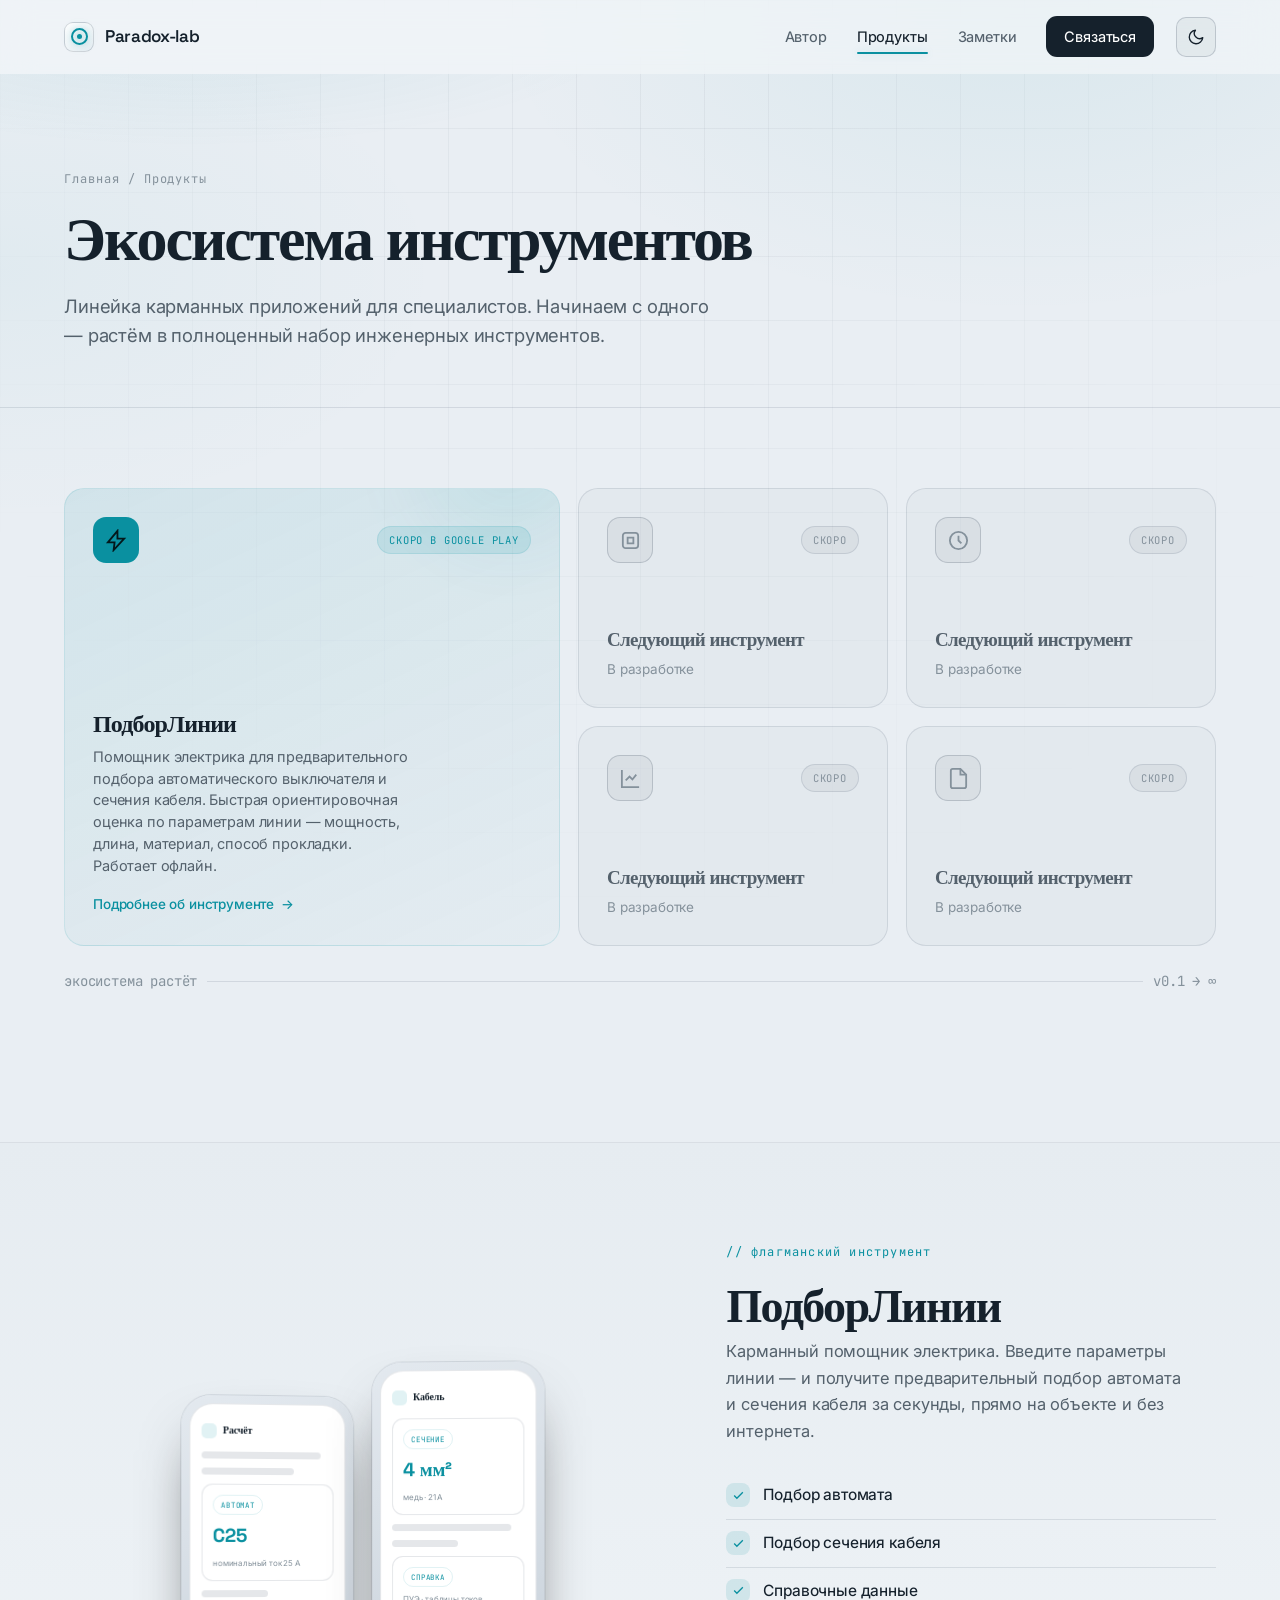
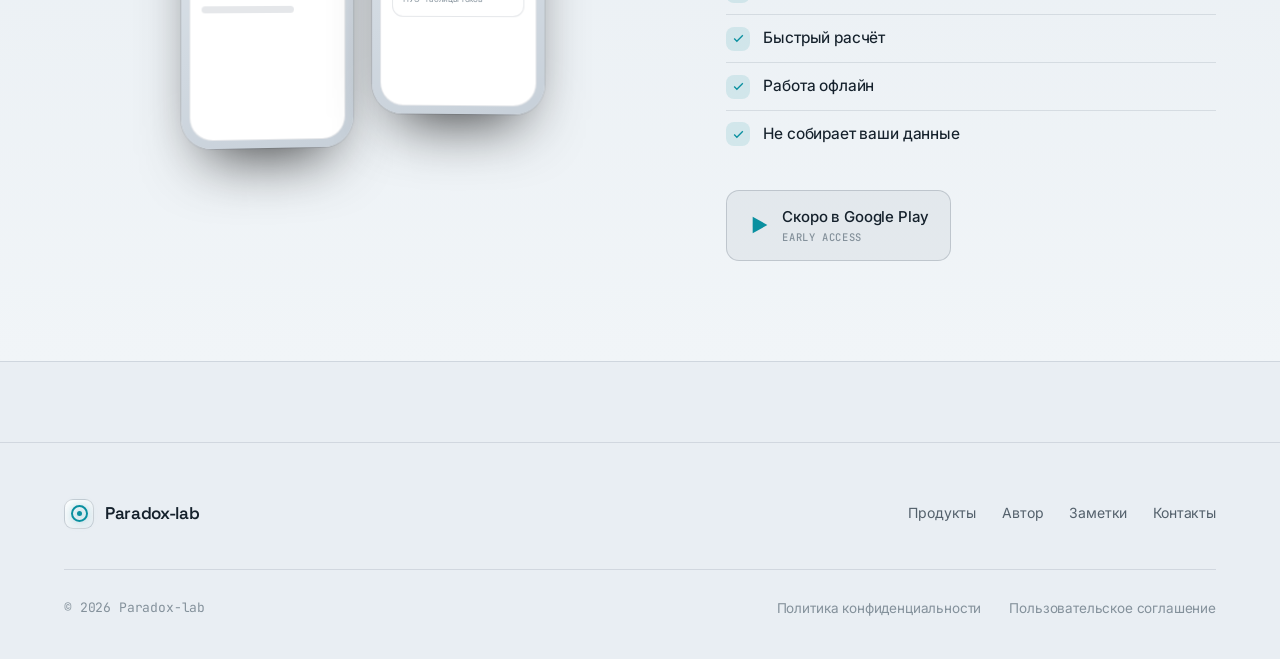
<file: products.html>
<!DOCTYPE html>
<html lang="ru">
<head>
<meta charset="UTF-8">
<meta name="viewport" content="width=device-width, initial-scale=1.0">
<meta name="theme-color" content="#111315">
<title>Продукты — Paradox-lab</title>
<link rel="icon" href="favicon.svg" type="image/svg+xml">
<link rel="stylesheet" href="styles.css">
<script>(function(){try{var t=localStorage.getItem('pl-theme');if(!t)t=matchMedia('(prefers-color-scheme: light)').matches?'light':'dark';document.documentElement.setAttribute('data-theme',t);}catch(e){}})();</script>
<style>
.products{padding:clamp(48px,7vw,80px) 0}
.prod-grid{display:grid;grid-template-columns:1.6fr 1fr 1fr;grid-auto-rows:1fr;gap:18px}
.pcard{border-radius:var(--radius);padding:28px;border:1px solid var(--line);position:relative;overflow:hidden;display:flex;flex-direction:column;min-height:220px;transition:transform .3s,border-color .3s}
.pcard:hover{transform:translateY(-4px)}
.pcard.feature{grid-row:span 2;background:linear-gradient(155deg,rgba(var(--accent-rgb),.1),rgba(var(--accent-rgb),.02));border-color:var(--accent-dim);justify-content:flex-end}
.pcard.feature::before{content:"";position:absolute;top:-40%;right:-20%;width:300px;height:300px;background:radial-gradient(circle,var(--accent-glow),transparent 65%);filter:blur(20px);opacity:.5}
.pcard.feature:hover{border-color:rgba(var(--accent-rgb),.4)}
.pcard.soon{background:var(--surface-1)}
.pcard.soon:hover{border-color:var(--line-2)}
.pcard .ptop{display:flex;align-items:center;justify-content:space-between;position:relative;z-index:1}
.pcard .picon{width:46px;height:46px;border-radius:13px;display:grid;place-items:center;border:1px solid var(--line-2)}
.pcard.feature .picon{background:var(--accent);border:0}
.pcard.feature .picon svg{stroke:var(--on-accent)}
.pcard.soon .picon{background:var(--surface-2)}
.pcard.soon .picon svg{stroke:var(--muted-2)}
.pcard .picon svg{width:23px;height:23px;fill:none;stroke-width:1.9}
.status{font-family:'JetBrains Mono';font-size:10.5px;letter-spacing:.08em;text-transform:uppercase;padding:5px 11px;border-radius:20px}
.status.live{color:var(--accent);background:var(--accent-dim);border:1px solid var(--accent-dim)}
.status.wait{color:var(--muted-2);background:var(--surface-2);border:1px solid var(--line)}
.pcard .pbody{position:relative;z-index:1;margin-top:auto;padding-top:40px}
.pcard.feature .pbody{padding-top:0}
.pcard h3{font-size:24px;margin-bottom:9px;font-weight:600}
.pcard.soon h3{color:var(--muted);font-size:19px}
.pcard p{color:var(--muted);font-size:14.5px;line-height:1.5;max-width:36ch}
.pcard.soon p{color:var(--muted-2);font-size:13.5px}
.feature .flink{margin-top:18px;color:var(--accent);font-size:13.5px;font-weight:500;display:inline-flex;align-items:center;gap:7px;text-decoration:none}
.feature .flink .arr{transition:transform .25s}
.feature:hover .flink .arr{transform:translateX(4px)}
.eco-note{margin-top:24px;display:flex;align-items:center;gap:10px;color:var(--muted-2);font-size:14px;font-family:'JetBrains Mono'}
.eco-note .ln{flex:1;height:1px;background:var(--line)}

/* showcase */
.showcase{padding:clamp(60px,8vw,100px) 0;margin-top:clamp(40px,6vw,70px);background:linear-gradient(180deg,var(--panel-1),var(--panel-2));border-top:1px solid var(--line);border-bottom:1px solid var(--line)}
.show-grid{display:grid;grid-template-columns:1.1fr .9fr;gap:64px;align-items:center}
.screens{position:relative;display:flex;justify-content:center;gap:18px;perspective:1400px}
.mini-phone{width:172px;height:352px;border-radius:30px;background:linear-gradient(160deg,var(--phone-1),var(--phone-2));padding:8px;flex-shrink:0;box-shadow:0 30px 60px -25px rgba(0,0,0,.8),0 0 0 1px var(--line);transition:transform .4s var(--ease)}
.mini-phone .scr{width:100%;height:100%;border-radius:23px;background:var(--bg-3);overflow:hidden;border:1px solid var(--line);padding:18px 11px;display:flex;flex-direction:column;gap:9px}
.mini-phone.a{transform:translateY(20px) rotateY(8deg)}
.mini-phone.b{transform:translateY(-14px) rotateY(-4deg);z-index:2}
.mini-phone:hover{transform:translateY(-6px) rotateY(0)}
.ms-head{display:flex;align-items:center;gap:6px;font-family:'Space Grotesk';font-weight:600;font-size:10px;margin-bottom:4px}
.ms-head .d{width:15px;height:15px;border-radius:5px;background:var(--accent-dim)}
.ms-line{height:7px;border-radius:5px;background:var(--line)}
.ms-line.w70{width:70%}.ms-line.w50{width:50%}.ms-line.w90{width:90%}
.ms-box{background:var(--surface-3);border:1px solid var(--line);border-radius:11px;padding:10px;display:flex;flex-direction:column;gap:6px}
.ms-box .num{font-family:'Space Grotesk';font-weight:700;font-size:19px;color:var(--accent)}
.ms-box .cap{font-size:8px;color:var(--muted-2)}
.ms-chip{font-family:'JetBrains Mono';font-size:7.5px;color:var(--accent);border:1px solid var(--accent-dim);border-radius:20px;padding:3px 7px;align-self:flex-start}
.show-body h2{font-size:clamp(30px,4vw,46px);margin-bottom:8px;font-weight:600}
.show-tag{font-family:'JetBrains Mono';font-size:12px;color:var(--accent);letter-spacing:.1em;margin-bottom:20px;display:block}
.show-body>p{color:var(--muted);font-size:16.5px;line-height:1.6;margin-bottom:28px;max-width:46ch}
.feat-list{list-style:none;margin-bottom:32px}
.feat-list li{display:flex;align-items:center;gap:13px;padding:11px 0;border-bottom:1px solid var(--line);color:var(--text);font-size:15.5px;font-weight:450}
.feat-list li:last-child{border-bottom:0}
.feat-list .ck{width:24px;height:24px;border-radius:8px;background:var(--accent-dim);display:grid;place-items:center;flex-shrink:0}
.feat-list .ck svg{width:13px;height:13px;stroke:var(--accent);fill:none;stroke-width:2.4}
.gplay{display:inline-flex;align-items:center;gap:11px;padding:14px 22px;border-radius:13px;background:var(--surface-2);border:1px solid var(--line-2);color:var(--text);text-decoration:none;font-weight:500;font-size:15px;transition:.22s}
.gplay:hover{background:var(--hover-1);transform:translateY(-2px)}
.gplay svg{width:22px;height:22px}
.gplay .sub{display:block;font-size:10.5px;color:var(--muted-2);font-family:'JetBrains Mono';letter-spacing:.06em}

@media(max-width:960px){
  .prod-grid{grid-template-columns:1fr 1fr}
  .pcard.feature{grid-row:span 1;grid-column:span 2}
  .show-grid{grid-template-columns:1fr;gap:48px}
}
@media(max-width:680px){
  .prod-grid{grid-template-columns:1fr}
  .pcard.feature{grid-column:span 1}
  .screens{transform:scale(.9)}
  .mini-phone.a,.mini-phone.b{transform:none}
}
</style>
</head>
<body>
<div class="bg-field"></div>
<div class="bg-grid"></div>

<nav id="nav">
  <div class="nav-in">
    <a href="index.html" class="brand"><span class="glyph"></span>Paradox-lab</a>
    <div class="nav-links" id="navLinks">
      <a href="author.html">Автор</a>
      <a href="products.html" class="active">Продукты</a>
      <a href="notes.html">Заметки</a>
      <a href="contact.html" class="nav-cta">Связаться</a>
    </div>
    <button class="theme-toggle" id="themeToggle" aria-label="Сменить тему" title="Сменить тему"><svg class="ic-sun" viewBox="0 0 24 24"><circle cx="12" cy="12" r="4"/><path d="M12 2v2M12 20v2M4.93 4.93l1.41 1.41M17.66 17.66l1.41 1.41M2 12h2M20 12h2M6.34 17.66l-1.41 1.41M19.07 4.93l-1.41 1.41"/></svg><svg class="ic-moon" viewBox="0 0 24 24"><path d="M21 12.79A9 9 0 1 1 11.21 3 7 7 0 0 0 21 12.79z"/></svg></button>
    <button class="nav-toggle" id="navToggle" aria-label="Меню">☰</button>
  </div>
</nav>

<main>
<header class="page-head">
  <div class="wrap reveal in">
    <div class="crumb"><a href="index.html">Главная</a> / Продукты</div>
    <h1>Экосистема инструментов</h1>
    <p>Линейка карманных приложений для специалистов. Начинаем с одного — растём в полноценный набор инженерных инструментов.</p>
  </div>
</header>

<section class="products">
  <div class="wrap">
    <div class="prod-grid">
      <div class="pcard feature reveal">
        <div class="ptop">
          <span class="picon"><svg viewBox="0 0 24 24"><path d="M13 2 3 14h7l-1 8 11-12h-7z"/></svg></span>
          <span class="status live">Скоро в Google Play</span>
        </div>
        <div class="pbody">
          <h3>ПодборЛинии</h3>
          <p>Помощник электрика для предварительного подбора автоматического выключателя и сечения кабеля. Быстрая ориентировочная оценка по параметрам линии — мощность, длина, материал, способ прокладки. Работает офлайн.</p>
          <a href="#podborlinii" class="flink">Подробнее об инструменте <span class="arr">→</span></a>
        </div>
      </div>
      <div class="pcard soon reveal" data-d="1">
        <div class="ptop"><span class="picon"><svg viewBox="0 0 24 24"><rect x="4" y="4" width="16" height="16" rx="3"/><path d="M9 9h6v6H9z"/></svg></span><span class="status wait">Скоро</span></div>
        <div class="pbody"><h3>Следующий инструмент</h3><p>В разработке</p></div>
      </div>
      <div class="pcard soon reveal" data-d="2">
        <div class="ptop"><span class="picon"><svg viewBox="0 0 24 24"><circle cx="12" cy="12" r="9"/><path d="M12 7v5l3 3"/></svg></span><span class="status wait">Скоро</span></div>
        <div class="pbody"><h3>Следующий инструмент</h3><p>В разработке</p></div>
      </div>
      <div class="pcard soon reveal" data-d="1">
        <div class="ptop"><span class="picon"><svg viewBox="0 0 24 24"><path d="M3 3v18h18"/><path d="M7 14l4-4 3 3 4-5"/></svg></span><span class="status wait">Скоро</span></div>
        <div class="pbody"><h3>Следующий инструмент</h3><p>В разработке</p></div>
      </div>
      <div class="pcard soon reveal" data-d="2">
        <div class="ptop"><span class="picon"><svg viewBox="0 0 24 24"><path d="M14 2H6a2 2 0 0 0-2 2v16a2 2 0 0 0 2 2h12a2 2 0 0 0 2-2V8z"/><path d="M14 2v6h6"/></svg></span><span class="status wait">Скоро</span></div>
        <div class="pbody"><h3>Следующий инструмент</h3><p>В разработке</p></div>
      </div>
    </div>
    <div class="eco-note reveal"><span>экосистема растёт</span><span class="ln"></span><span>v0.1 → ∞</span></div>
  </div>
</section>

<section class="showcase" id="podborlinii">
  <div class="wrap">
    <div class="show-grid">
      <div class="screens reveal">
        <div class="mini-phone a">
          <div class="scr">
            <div class="ms-head"><span class="d"></span>Расчёт</div>
            <div class="ms-line w90"></div><div class="ms-line w70"></div>
            <div class="ms-box"><span class="ms-chip">АВТОМАТ</span><span class="num">C25</span><span class="cap">номинальный ток 25 А</span></div>
            <div class="ms-line w50"></div><div class="ms-line w70"></div>
          </div>
        </div>
        <div class="mini-phone b">
          <div class="scr">
            <div class="ms-head"><span class="d"></span>Кабель</div>
            <div class="ms-box"><span class="ms-chip">СЕЧЕНИЕ</span><span class="num">4 мм²</span><span class="cap">медь · 21 А</span></div>
            <div class="ms-line w90"></div><div class="ms-line w50"></div>
            <div class="ms-box"><span class="ms-chip">СПРАВКА</span><span class="cap">ПУЭ · таблицы токов</span></div>
          </div>
        </div>
      </div>
      <div class="show-body reveal" data-d="1">
        <span class="show-tag">// флагманский инструмент</span>
        <h2>ПодборЛинии</h2>
        <p>Карманный помощник электрика. Введите параметры линии — и получите предварительный подбор автомата и сечения кабеля за секунды, прямо на объекте и без интернета.</p>
        <ul class="feat-list">
          <li><span class="ck"><svg viewBox="0 0 24 24"><path d="M20 6 9 17l-5-5"/></svg></span>Подбор автомата</li>
          <li><span class="ck"><svg viewBox="0 0 24 24"><path d="M20 6 9 17l-5-5"/></svg></span>Подбор сечения кабеля</li>
          <li><span class="ck"><svg viewBox="0 0 24 24"><path d="M20 6 9 17l-5-5"/></svg></span>Справочные данные</li>
          <li><span class="ck"><svg viewBox="0 0 24 24"><path d="M20 6 9 17l-5-5"/></svg></span>Быстрый расчёт</li>
          <li><span class="ck"><svg viewBox="0 0 24 24"><path d="M20 6 9 17l-5-5"/></svg></span>Работа офлайн</li>
          <li><span class="ck"><svg viewBox="0 0 24 24"><path d="M20 6 9 17l-5-5"/></svg></span>Не собирает ваши данные</li>
        </ul>
        <a href="contact.html" class="gplay">
          <svg viewBox="0 0 24 24" fill="none"><path d="M4 3 20 12 4 21z" fill="var(--accent)"/></svg>
          <span>Скоро в Google Play<span class="sub">EARLY ACCESS</span></span>
        </a>
      </div>
    </div>
  </div>
</section>
</main>

<footer>
  <div class="wrap">
    <div class="foot-grid">
      <a href="index.html" class="brand"><span class="glyph"></span>Paradox-lab</a>
      <div class="foot-nav">
        <a href="products.html">Продукты</a><a href="author.html">Автор</a><a href="notes.html">Заметки</a><a href="contact.html">Контакты</a>
      </div>
    </div>
    <div class="foot-bottom">
      <span class="copyright">© 2026 Paradox-lab</span>
      <div class="foot-links"><a href="privacy.html">Политика конфиденциальности</a><a href="terms.html">Пользовательское соглашение</a></div>
    </div>
  </div>
</footer>
<script src="app.js"></script>
</body>
</html>
</file>
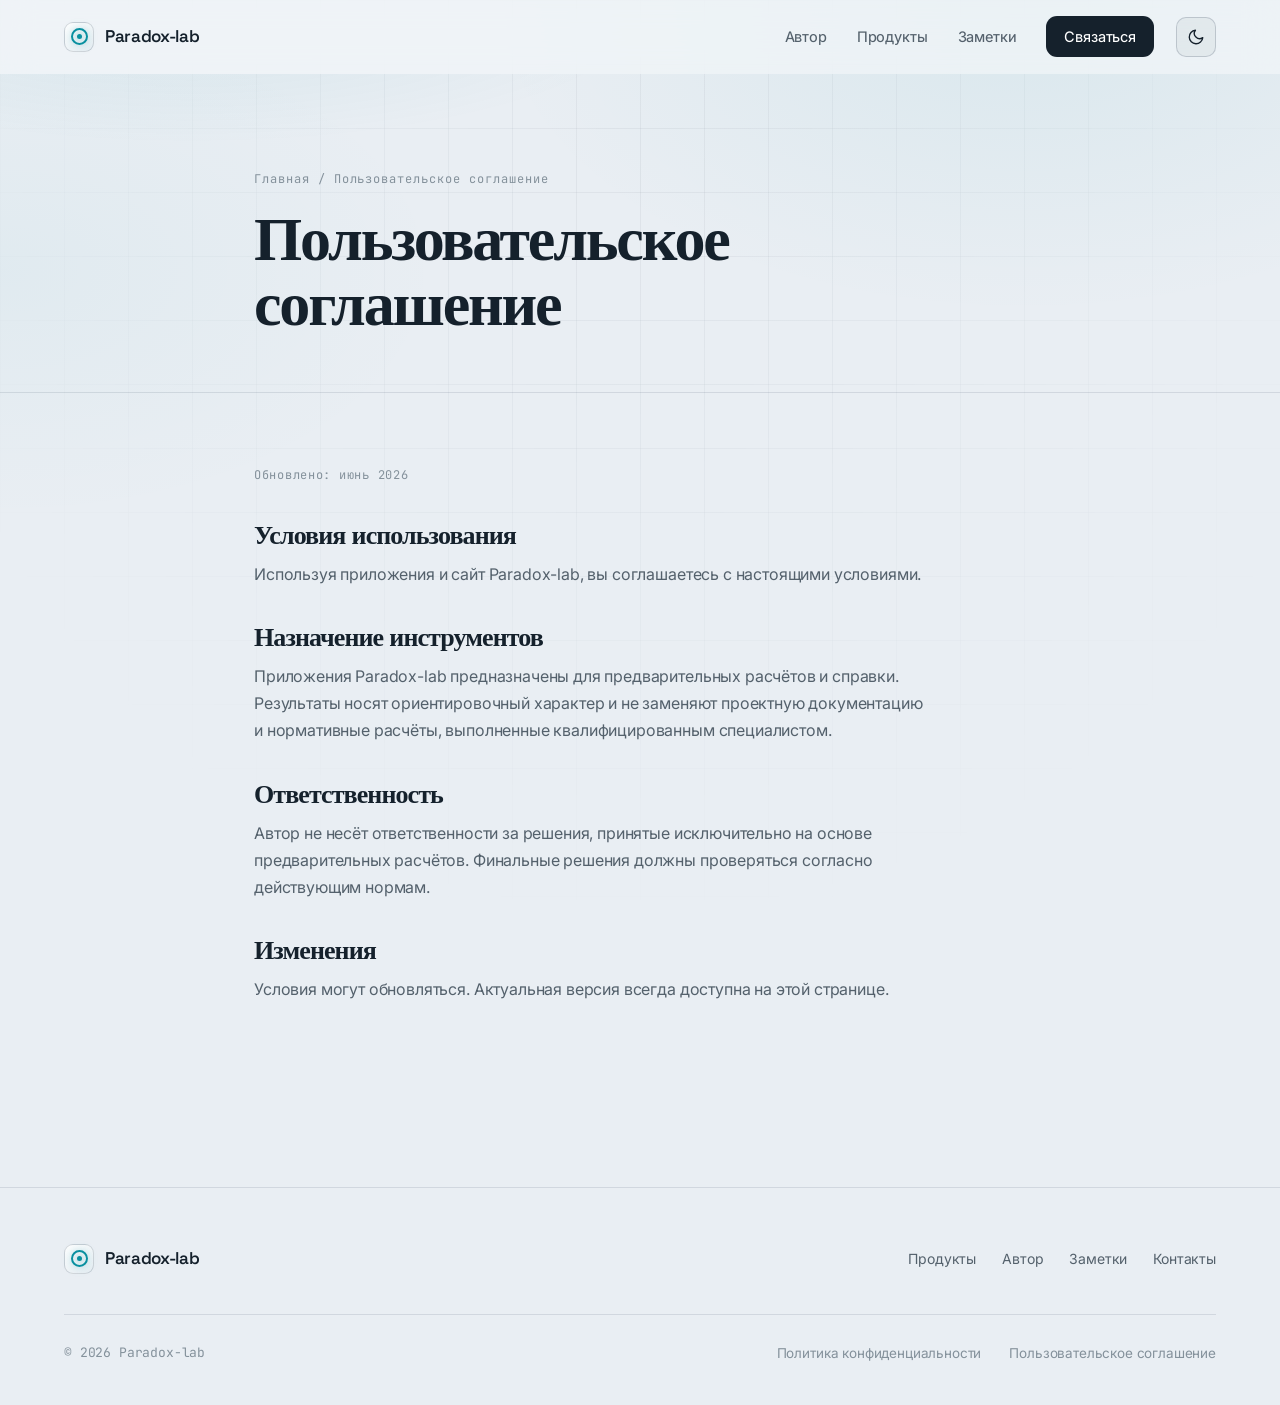
<file: terms.html>
<!DOCTYPE html>
<html lang="ru">
<head>
<meta charset="UTF-8">
<meta name="viewport" content="width=device-width, initial-scale=1.0">
<meta name="theme-color" content="#111315">
<title>Пользовательское соглашение — Paradox-lab</title>
<link rel="icon" href="favicon.svg" type="image/svg+xml">
<link rel="stylesheet" href="styles.css">
<script>(function(){try{var t=localStorage.getItem('pl-theme');if(!t)t=matchMedia('(prefers-color-scheme: light)').matches?'light':'dark';document.documentElement.setAttribute('data-theme',t);}catch(e){}})();</script>
<style>
.legal{padding:clamp(40px,6vw,72px) 0 clamp(48px,7vw,90px)}
.legal h2{font-size:clamp(20px,2.6vw,26px);margin:36px 0 12px;font-weight:600}
.legal h2:first-child{margin-top:0}
.legal p{color:var(--muted);font-size:16px;line-height:1.7;margin-bottom:14px;max-width:68ch}
.legal .upd{font-family:'JetBrains Mono';font-size:12px;color:var(--muted-2);letter-spacing:.06em;margin-bottom:8px}
</style>
</head>
<body>
<div class="bg-field"></div>
<div class="bg-grid"></div>
<nav id="nav">
  <div class="nav-in">
    <a href="index.html" class="brand"><span class="glyph"></span>Paradox-lab</a>
    <div class="nav-links" id="navLinks">
      <a href="author.html">Автор</a>
      <a href="products.html">Продукты</a>
      <a href="notes.html">Заметки</a>
      <a href="contact.html" class="nav-cta">Связаться</a>
    </div>
    <button class="theme-toggle" id="themeToggle" aria-label="Сменить тему" title="Сменить тему"><svg class="ic-sun" viewBox="0 0 24 24"><circle cx="12" cy="12" r="4"/><path d="M12 2v2M12 20v2M4.93 4.93l1.41 1.41M17.66 17.66l1.41 1.41M2 12h2M20 12h2M6.34 17.66l-1.41 1.41M19.07 4.93l-1.41 1.41"/></svg><svg class="ic-moon" viewBox="0 0 24 24"><path d="M21 12.79A9 9 0 1 1 11.21 3 7 7 0 0 0 21 12.79z"/></svg></button>
    <button class="nav-toggle" id="navToggle" aria-label="Меню">☰</button>
  </div>
</nav>
<main>
<header class="page-head">
  <div class="wrap narrow reveal in">
    <div class="crumb"><a href="index.html">Главная</a> / Пользовательское соглашение</div>
    <h1>Пользовательское соглашение</h1>
  </div>
</header>
<section class="legal">
  <div class="wrap narrow reveal">
    <p class="upd">Обновлено: июнь 2026</p>
    <h2>Условия использования</h2>
    <p>Используя приложения и сайт Paradox-lab, вы соглашаетесь с настоящими условиями.</p>
    <h2>Назначение инструментов</h2>
    <p>Приложения Paradox-lab предназначены для предварительных расчётов и справки. Результаты носят ориентировочный характер и не заменяют проектную документацию и нормативные расчёты, выполненные квалифицированным специалистом.</p>
    <h2>Ответственность</h2>
    <p>Автор не несёт ответственности за решения, принятые исключительно на основе предварительных расчётов. Финальные решения должны проверяться согласно действующим нормам.</p>
    <h2>Изменения</h2>
    <p>Условия могут обновляться. Актуальная версия всегда доступна на этой странице.</p>
  </div>
</section>
</main>
<footer>
  <div class="wrap">
    <div class="foot-grid">
      <a href="index.html" class="brand"><span class="glyph"></span>Paradox-lab</a>
      <div class="foot-nav">
        <a href="products.html">Продукты</a><a href="author.html">Автор</a><a href="notes.html">Заметки</a><a href="contact.html">Контакты</a>
      </div>
    </div>
    <div class="foot-bottom">
      <span class="copyright">© 2026 Paradox-lab</span>
      <div class="foot-links"><a href="privacy.html">Политика конфиденциальности</a><a href="terms.html">Пользовательское соглашение</a></div>
    </div>
  </div>
</footer>
<script src="app.js"></script>
</body>
</html>
</file>
<file: styles.css>
@import url('https://fonts.googleapis.com/css2?family=Space+Grotesk:wght@400;500;600;700&family=Inter:wght@400;450;500;600&family=JetBrains+Mono:wght@400;500&display=swap');

:root{
  --bg:#111315;--bg-2:#15181b;--bg-3:#0c0e10;--surface:#181c1f;
  --line:rgba(255,255,255,.07);--line-2:rgba(255,255,255,.12);
  --text:#eef1f2;--muted:#9aa3a7;--muted-2:#6b7479;
  --accent:#28d4d4;--accent-rgb:40,212,212;--accent-dim:rgba(var(--accent-rgb),.14);--accent-glow:rgba(var(--accent-rgb),.32);
  --sel-fg:#04181b;--on-accent:#04181b;--notch:#070809;
  --surface-1:rgba(255,255,255,.02);--surface-2:rgba(255,255,255,.04);--surface-3:rgba(255,255,255,.035);
  --hover-1:rgba(255,255,255,.08);--hover-soft:rgba(var(--accent-rgb),.03);
  --nav-bg:rgba(17,19,21,.66);--nav-bg-scrolled:rgba(17,19,21,.82);--nav-bg-mobile:rgba(13,15,17,.97);
  --glyph-1:#1c2226;--glyph-2:#0f1316;--btn-solid-fg:#0d0f11;
  --phone-1:#23282c;--phone-2:#0d1012;--panel-1:#0a0c0e;--panel-2:#0d0f11;
  --photo-1:#1a1f23;--photo-2:#0e1114;--av-1:#222a2e;--av-2:#13171a;
  --thumb-1:#13181b;--thumb-2:#0c0f11;--rav-1:#1f262a;--rav-2:#13181b;
  --radius-s:16px;--radius:20px;--radius-l:24px;--max:1200px;
  --ease:cubic-bezier(.22,.61,.36,1);
}
html[data-theme="light"]{
  --bg:#e9eef3;--bg-2:#dde5ec;--bg-3:#ffffff;--surface:#ffffff;
  --line:rgba(22,42,62,.11);--line-2:rgba(22,42,62,.18);
  --text:#15212c;--muted:#54616c;--muted-2:#84919b;
  --accent:#0a90a0;--accent-rgb:10,144,160;--accent-dim:rgba(var(--accent-rgb),.12);--accent-glow:rgba(var(--accent-rgb),.20);
  --sel-fg:#ffffff;--notch:#c5cfd8;
  --surface-1:rgba(22,42,62,.025);--surface-2:rgba(22,42,62,.05);--surface-3:#ffffff;
  --hover-1:rgba(22,42,62,.06);--hover-soft:rgba(var(--accent-rgb),.06);
  --nav-bg:rgba(241,245,248,.72);--nav-bg-scrolled:rgba(241,245,248,.9);--nav-bg-mobile:rgba(241,245,248,.98);
  --glyph-1:#ffffff;--glyph-2:#e6edf2;--btn-solid-fg:#ffffff;
  --phone-1:#e3e9ef;--phone-2:#c7d0d9;--panel-1:#e6ecf1;--panel-2:#f1f5f8;
  --photo-1:#ffffff;--photo-2:#e6edf2;--av-1:#eef3f7;--av-2:#dde6ed;
  --thumb-1:#e8eef3;--thumb-2:#f2f6f9;--rav-1:#e8eef3;--rav-2:#dbe4ec;
}
*{margin:0;padding:0;box-sizing:border-box}
html{scroll-behavior:smooth;-webkit-text-size-adjust:100%}
body{background:var(--bg);color:var(--text);font-family:'Inter',system-ui,sans-serif;font-size:16px;line-height:1.6;-webkit-font-smoothing:antialiased;overflow-x:hidden;letter-spacing:-.01em;min-height:100vh;display:flex;flex-direction:column}
::selection{background:var(--accent);color:var(--sel-fg)}
body{transition:background .3s var(--ease),color .3s var(--ease)}
a{color:inherit}
.wrap{max-width:var(--max);margin:0 auto;padding:0 24px;width:100%}
.wrap.narrow{max-width:820px}
main{flex:1}

/* background */
.bg-field{position:fixed;inset:0;z-index:-2;pointer-events:none;background:radial-gradient(60% 50% at 80% 0%,rgba(var(--accent-rgb),.07),transparent 70%),radial-gradient(50% 40% at 0% 30%,rgba(var(--accent-rgb),.04),transparent 70%),var(--bg)}
.bg-grid{position:fixed;inset:0;z-index:-1;pointer-events:none;opacity:.5;background-image:linear-gradient(var(--line) 1px,transparent 1px),linear-gradient(90deg,var(--line) 1px,transparent 1px);background-size:64px 64px;-webkit-mask-image:radial-gradient(circle at 50% 20%,#000,transparent 80%);mask-image:radial-gradient(circle at 50% 20%,#000,transparent 80%)}

/* nav */
nav{position:sticky;top:0;z-index:100;backdrop-filter:blur(16px);-webkit-backdrop-filter:blur(16px);background:var(--nav-bg);border-bottom:1px solid transparent;transition:border-color .3s,background .3s}
nav.scrolled{border-color:var(--line);background:var(--nav-bg-scrolled)}
.nav-in{max-width:var(--max);margin:0 auto;padding:16px 24px;display:flex;align-items:center;justify-content:flex-start;gap:22px}
.brand{display:flex;align-items:center;gap:11px;font-family:'Space Grotesk';font-weight:600;font-size:17px;letter-spacing:-.02em;text-decoration:none;color:var(--text)}
.brand .glyph{width:30px;height:30px;border-radius:9px;position:relative;background:linear-gradient(145deg,var(--glyph-1),var(--glyph-2));border:1px solid var(--line-2);display:grid;place-items:center;flex-shrink:0}
.brand .glyph::before{content:"";width:13px;height:13px;border:2px solid var(--accent);border-radius:50%;box-shadow:0 0 12px var(--accent-glow)}
.brand .glyph::after{content:"";position:absolute;width:5px;height:5px;background:var(--accent);border-radius:50%;box-shadow:0 0 8px var(--accent)}
.nav-links{display:flex;align-items:center;gap:30px;margin-left:auto}
.nav-links a{color:var(--muted);text-decoration:none;font-size:14.5px;font-weight:450;transition:color .2s}
.nav-links a:hover,.nav-links a.active{color:var(--text)}
.nav-links a.active{position:relative}
.nav-links a.active::after{content:"";position:absolute;bottom:-6px;left:0;right:0;height:2px;background:var(--accent);border-radius:2px;box-shadow:0 0 8px var(--accent-glow)}
.nav-cta{padding:9px 18px;border-radius:11px;background:var(--text);color:var(--btn-solid-fg)!important;font-weight:550;font-size:14px;cursor:pointer;transition:transform .2s,box-shadow .2s;text-decoration:none}
.nav-cta:hover{transform:translateY(-1px);box-shadow:0 8px 24px rgba(0,0,0,.4)}
.nav-cta.active::after{display:none}
.nav-toggle{display:none;background:none;border:1px solid var(--line-2);border-radius:10px;width:40px;height:40px;color:var(--text);cursor:pointer;font-size:18px}
.theme-toggle{background:var(--surface-2);border:1px solid var(--line-2);border-radius:10px;width:40px;height:40px;color:var(--text);cursor:pointer;display:grid;place-items:center;flex-shrink:0;transition:background .2s,transform .2s,color .2s}
.theme-toggle:hover{background:var(--hover-1);transform:translateY(-1px);color:var(--accent)}
.theme-toggle svg{width:18px;height:18px;fill:none;stroke:currentColor;stroke-width:1.8;stroke-linecap:round;stroke-linejoin:round;display:block}
.theme-toggle .ic-moon{display:none}
html[data-theme="light"] .theme-toggle .ic-sun{display:none}
html[data-theme="light"] .theme-toggle .ic-moon{display:block}

/* buttons */
.btn{display:inline-flex;align-items:center;gap:9px;padding:14px 24px;border-radius:13px;font-weight:550;font-size:15px;text-decoration:none;cursor:pointer;border:1px solid transparent;transition:transform .22s var(--ease),box-shadow .22s,background .22s,border-color .22s;letter-spacing:-.01em}
.btn-primary{background:var(--accent);color:var(--on-accent);box-shadow:0 0 0 1px rgba(var(--accent-rgb),.4),0 8px 30px -8px var(--accent-glow)}
.btn-primary:hover{transform:translateY(-2px);box-shadow:0 0 0 1px rgba(var(--accent-rgb),.5),0 14px 40px -8px var(--accent-glow)}
.btn-ghost{background:var(--surface-2);color:var(--text);border-color:var(--line-2)}
.btn-ghost:hover{background:var(--hover-1);transform:translateY(-2px)}
.btn .arr{transition:transform .25s var(--ease)}
.btn:hover .arr{transform:translateX(3px)}

/* headings */
.eyebrow{display:inline-flex;align-items:center;gap:9px;font-family:'JetBrains Mono';font-size:12px;font-weight:500;letter-spacing:.14em;text-transform:uppercase;color:var(--accent);margin-bottom:22px}
.eyebrow::before{content:"";width:6px;height:6px;border-radius:50%;background:var(--accent);box-shadow:0 0 8px var(--accent)}
h1,h2,h3{font-family:'Space Grotesk';letter-spacing:-.035em;line-height:1.04;font-weight:600}
.sec-title{font-size:clamp(30px,4.5vw,52px);margin-bottom:18px}
.sec-sub{color:var(--muted);font-size:clamp(16px,2vw,18.5px);max-width:620px;line-height:1.55}
.hl{color:var(--accent)}

/* page header (inner pages) */
.page-head{padding:clamp(56px,8vw,96px) 0 clamp(36px,5vw,56px);border-bottom:1px solid var(--line);position:relative;overflow:hidden}
.page-head::before{content:"";position:absolute;inset:0;background:radial-gradient(60% 70% at 15% -20%,rgba(var(--accent-rgb),.08),transparent 60%);pointer-events:none}
.page-head .crumb{font-family:'JetBrains Mono';font-size:12px;color:var(--muted-2);letter-spacing:.08em;margin-bottom:18px}
.page-head .crumb a{color:var(--muted-2);text-decoration:none;transition:color .2s}
.page-head .crumb a:hover{color:var(--accent)}
.page-head h1{font-size:clamp(34px,5.5vw,62px);font-weight:600;max-width:18ch;position:relative}
.page-head p{color:var(--muted);font-size:clamp(16px,2vw,18.5px);max-width:54ch;margin-top:20px;line-height:1.6;position:relative}

/* reveal */
.reveal{opacity:0;transform:translateY(26px);transition:opacity .8s var(--ease),transform .8s var(--ease)}
.reveal.in{opacity:1;transform:none}
.reveal[data-d="1"]{transition-delay:.08s}.reveal[data-d="2"]{transition-delay:.16s}.reveal[data-d="3"]{transition-delay:.24s}.reveal[data-d="4"]{transition-delay:.32s}

/* tags */
.tags{display:flex;flex-wrap:wrap;gap:10px;margin-top:28px}
.tag{font-size:13px;color:var(--text);padding:8px 15px;border-radius:11px;background:var(--surface-2);border:1px solid var(--line-2);font-weight:450}
.tag::before{content:"";display:inline-block;width:5px;height:5px;border-radius:50%;background:var(--accent);margin-right:8px;vertical-align:middle}

/* footer */
footer{border-top:1px solid var(--line);padding:56px 0 40px;margin-top:80px}
.foot-grid{display:flex;align-items:center;justify-content:space-between;gap:24px;flex-wrap:wrap;margin-bottom:40px}
.foot-nav{display:flex;gap:26px;flex-wrap:wrap}
.foot-nav a{color:var(--muted);text-decoration:none;font-size:14px;transition:color .2s}
.foot-nav a:hover{color:var(--text)}
.foot-links{display:flex;gap:28px;flex-wrap:wrap}
.foot-links a{color:var(--muted-2);text-decoration:none;font-size:13.5px;transition:color .2s}
.foot-links a:hover{color:var(--text)}
.foot-bottom{border-top:1px solid var(--line);padding-top:28px;display:flex;justify-content:space-between;align-items:center;gap:16px;flex-wrap:wrap}
.copyright{color:var(--muted-2);font-size:13px;font-family:'JetBrains Mono'}
.foot-made{color:var(--muted-2);font-size:13px}
.foot-made .dot{color:var(--accent)}

/* ---- phone mockup (shared) ---- */
.phone{position:relative;width:280px;height:570px;border-radius:42px;background:linear-gradient(160deg,var(--phone-1),var(--phone-2));padding:11px;box-shadow:0 40px 90px -30px rgba(0,0,0,.55),0 0 0 1px var(--line);z-index:2}
.phone .screen{width:100%;height:100%;border-radius:32px;background:var(--bg-3);overflow:hidden;position:relative;border:1px solid var(--line)}
.phone .notch{position:absolute;top:11px;left:50%;transform:translateX(-50%);width:96px;height:26px;background:var(--notch);border-radius:0 0 16px 16px;z-index:5}
.app{padding:46px 16px 18px;height:100%;display:flex;flex-direction:column;font-size:12px}
.app-top{display:flex;align-items:center;justify-content:space-between;margin-bottom:18px}
.app-logo{display:flex;align-items:center;gap:8px;font-family:'Space Grotesk';font-weight:600;font-size:13px}
.app-logo .b{width:22px;height:22px;border-radius:7px;background:var(--accent-dim);display:grid;place-items:center}
.app-logo .b svg{width:13px;height:13px;stroke:var(--accent);fill:none;stroke-width:2}
.app-pill{font-family:'JetBrains Mono';font-size:8.5px;letter-spacing:.08em;color:var(--accent);border:1px solid var(--accent-dim);padding:3px 7px;border-radius:20px}
.app-card{background:var(--surface-3);border:1px solid var(--line);border-radius:14px;padding:13px;margin-bottom:11px}
.app-card .lbl{color:var(--muted-2);font-size:9px;letter-spacing:.06em;text-transform:uppercase;margin-bottom:7px;font-family:'JetBrains Mono'}
.app-row{display:flex;justify-content:space-between;align-items:baseline;margin-bottom:5px}
.app-row .k{color:var(--muted);font-size:11px}
.app-row .v{font-family:'Space Grotesk';font-weight:600;font-size:13px;color:var(--text)}
.app-row .v.acc{color:var(--accent)}
.gbar{height:6px;border-radius:6px;background:var(--surface-2);overflow:hidden;margin-top:9px}
.gbar i{display:block;height:100%;width:62%;background:linear-gradient(90deg,var(--accent),rgba(var(--accent-rgb),.5));border-radius:6px;box-shadow:0 0 12px var(--accent-glow)}
.app-result{margin-top:auto;background:linear-gradient(150deg,var(--accent-dim),rgba(var(--accent-rgb),.04));border:1px solid var(--accent-dim);border-radius:14px;padding:13px;text-align:center}
.app-result .big{font-family:'Space Grotesk';font-weight:700;font-size:26px;color:var(--accent);line-height:1;margin:3px 0 4px}
.app-result .cap{font-size:9.5px;color:var(--muted)}
.app-tabs{display:flex;justify-content:space-around;padding-top:12px;margin-top:11px;border-top:1px solid var(--line)}
.app-tabs span{width:5px;height:5px;border-radius:50%;background:var(--line-2)}
.app-tabs span.on{background:var(--accent);box-shadow:0 0 8px var(--accent)}

/* article (notes) */
.article{padding:clamp(40px,6vw,72px) 0 clamp(48px,7vw,90px)}
.article .meta{font-family:'JetBrains Mono';font-size:12px;color:var(--muted-2);letter-spacing:.06em;margin-bottom:10px}
.article p{color:var(--muted);font-size:17px;line-height:1.75;margin-bottom:20px;max-width:68ch}
.article p strong{color:var(--text);font-weight:550}
.article .lead{color:var(--text);font-size:19px;line-height:1.7}
.article .back{display:inline-flex;align-items:center;gap:8px;margin-top:18px;color:var(--accent);text-decoration:none;font-size:14.5px;font-weight:500}
.article .back .arr{transition:transform .25s}
.article .back:hover .arr{transform:translateX(-4px)}

/* responsive base */
@media(max-width:680px){
  .wrap{padding:0 18px}
  .nav-links{display:none}
  .nav-links.open{display:flex;position:absolute;top:100%;left:0;right:0;flex-direction:column;align-items:flex-start;gap:18px;background:var(--nav-bg-mobile);backdrop-filter:blur(16px);padding:24px;border-bottom:1px solid var(--line)}
  .nav-links.open a.active::after{display:none}
  .nav-toggle{display:grid;place-items:center}
  .theme-toggle{margin-left:auto}
  .foot-bottom{flex-direction:column;align-items:flex-start}
}
@media(prefers-reduced-motion:reduce){*{animation:none!important}.reveal{opacity:1;transform:none;transition:none}}
</file>
